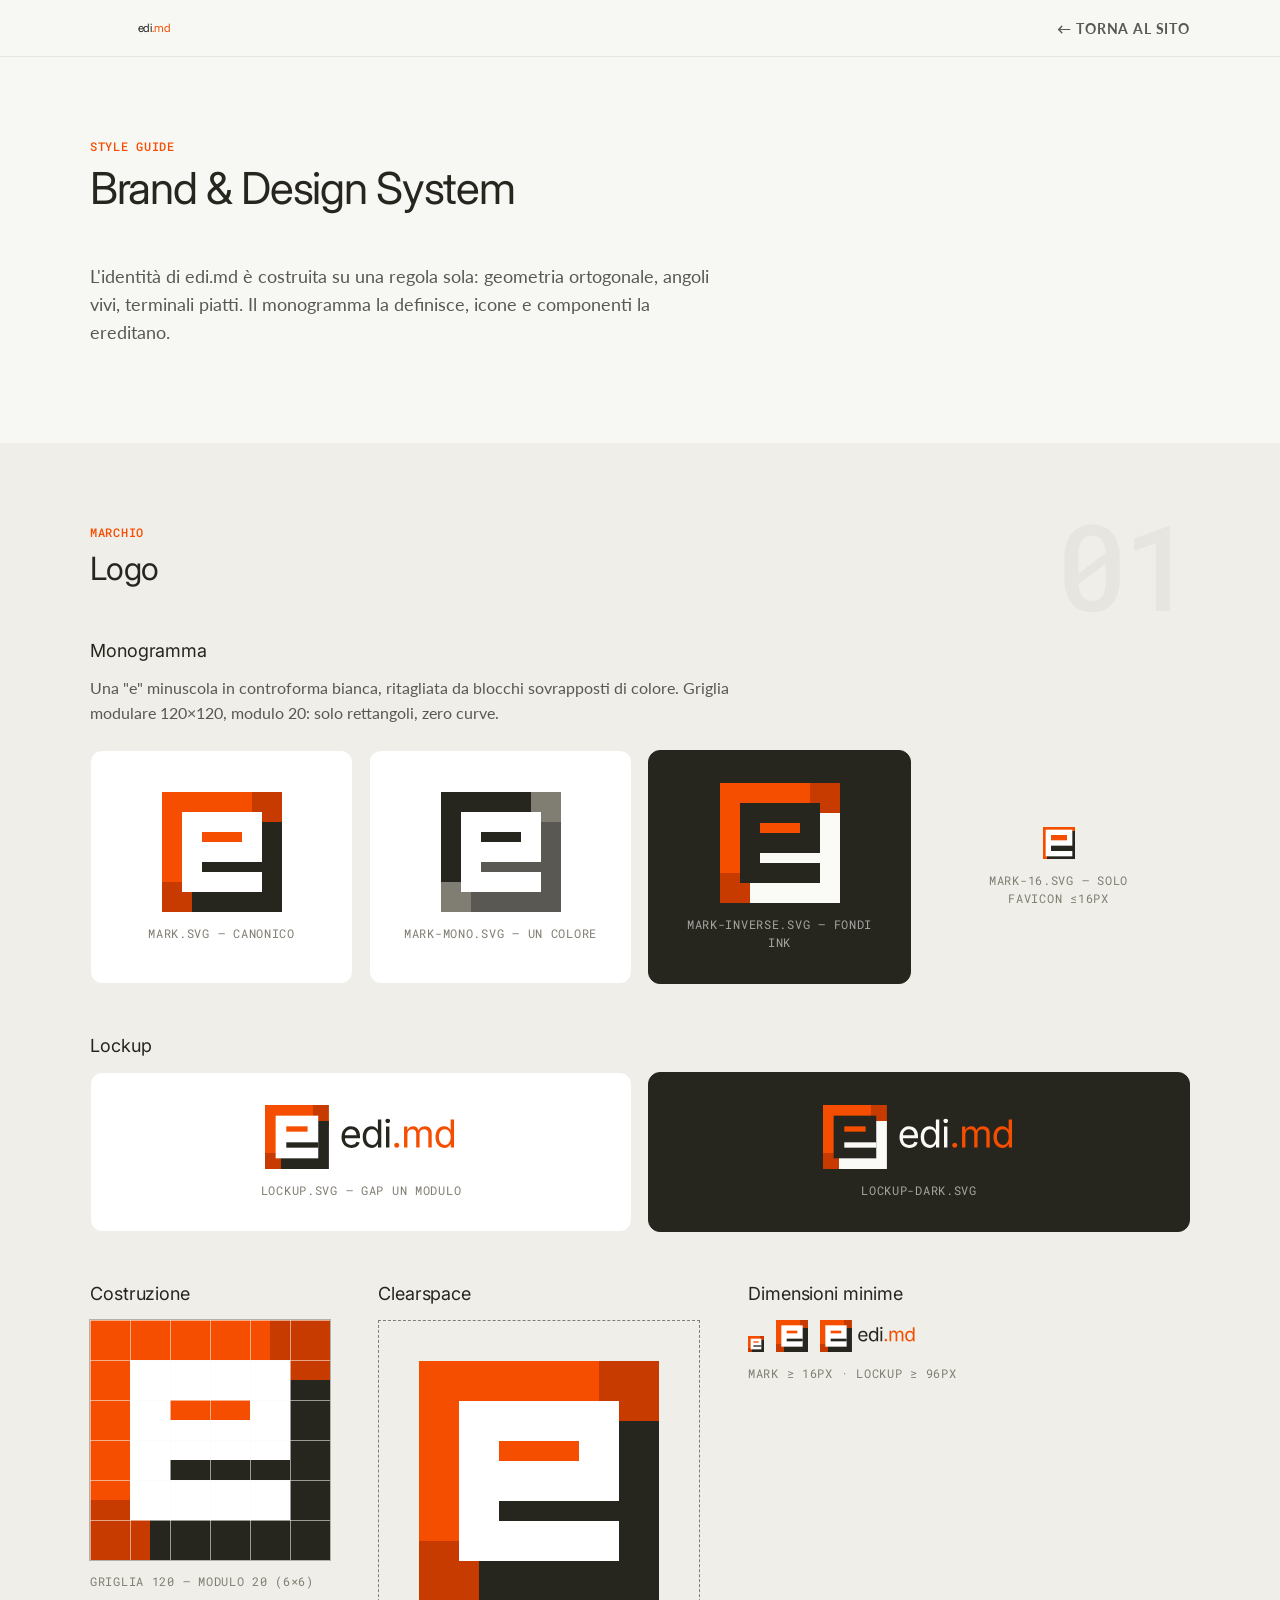
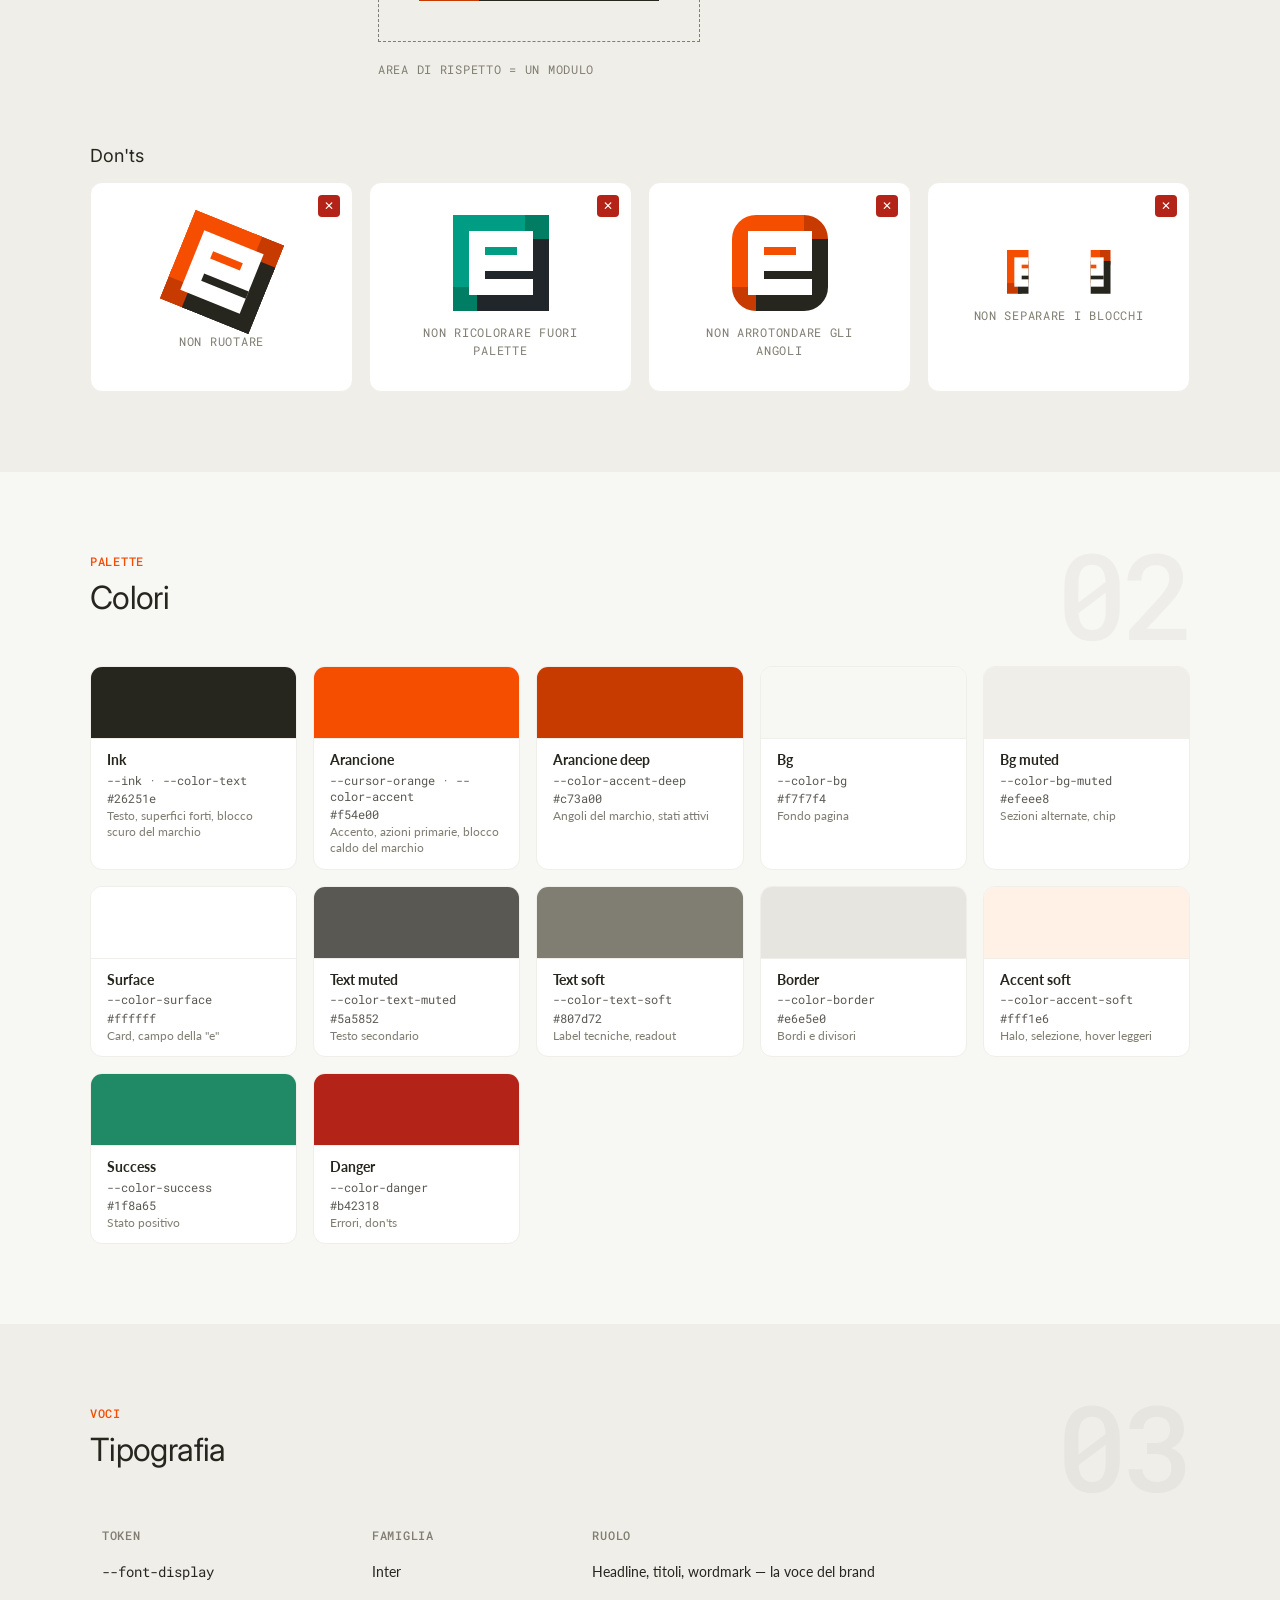
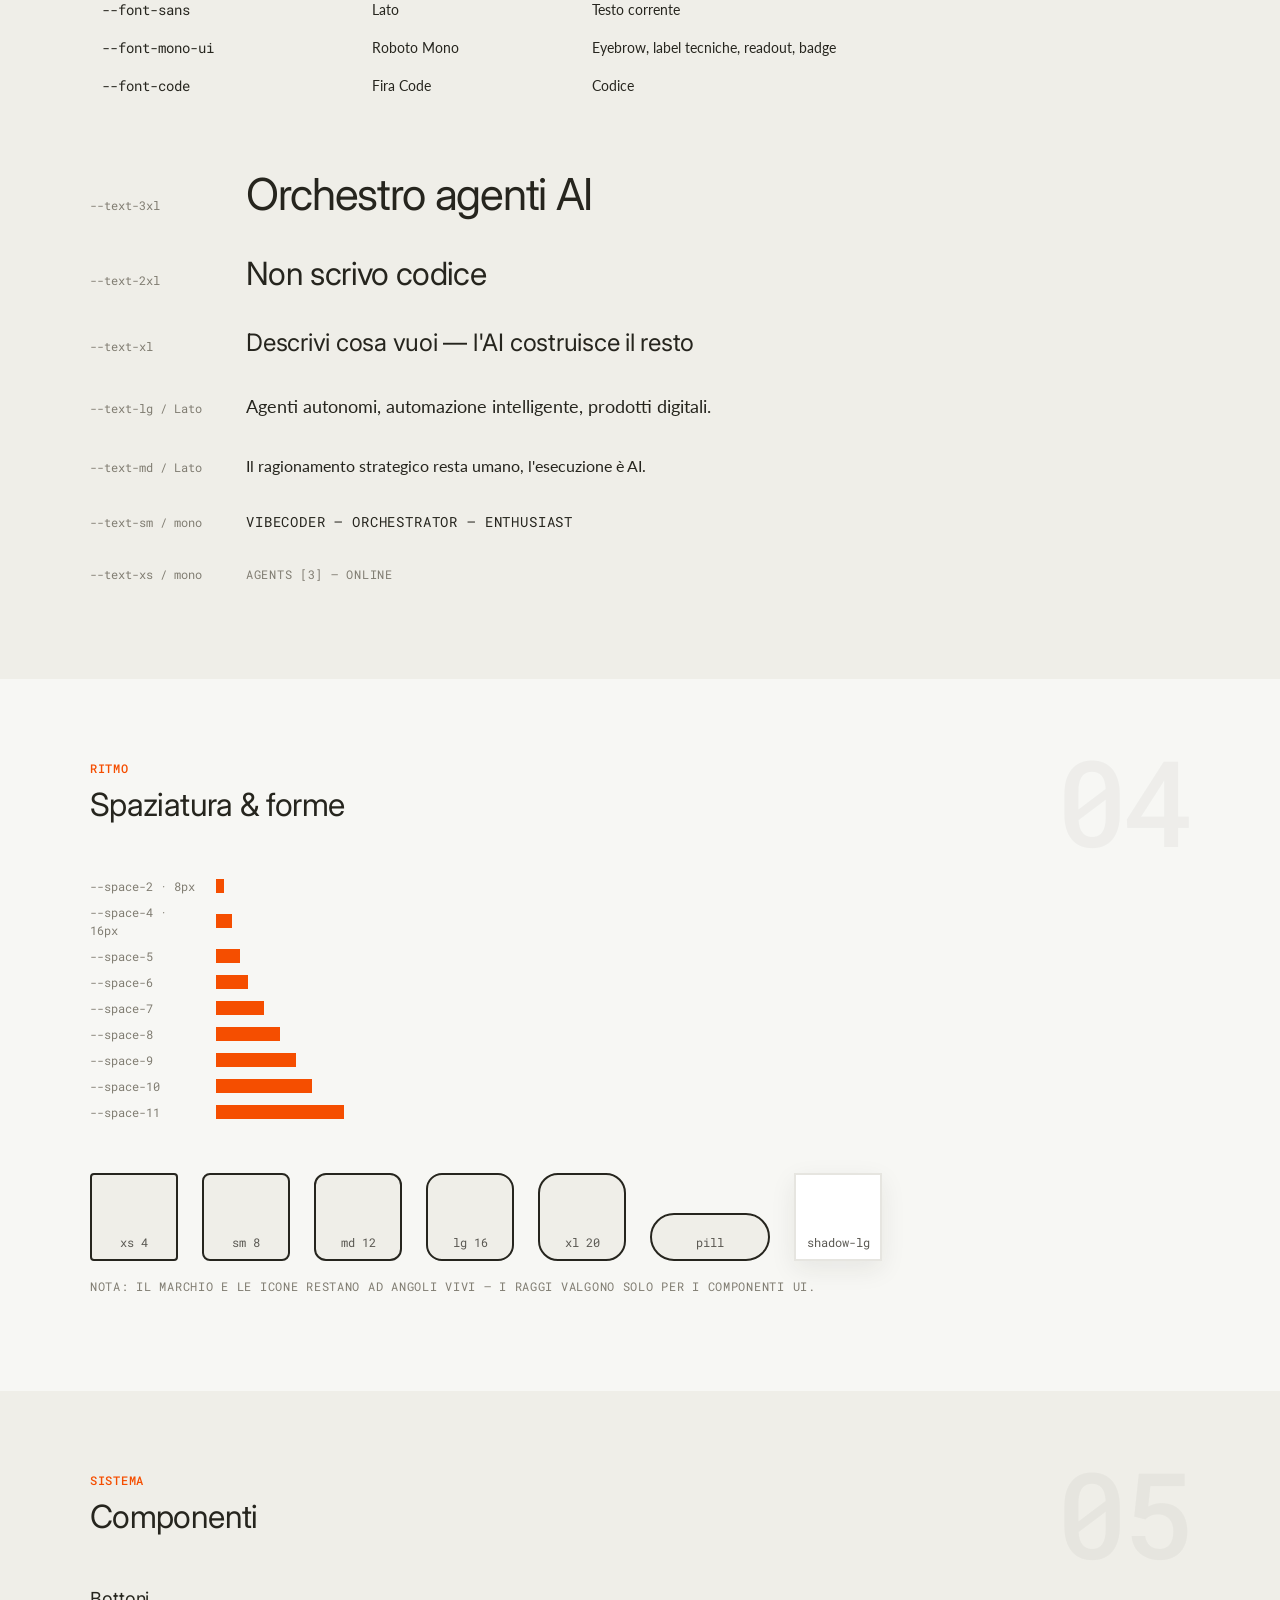
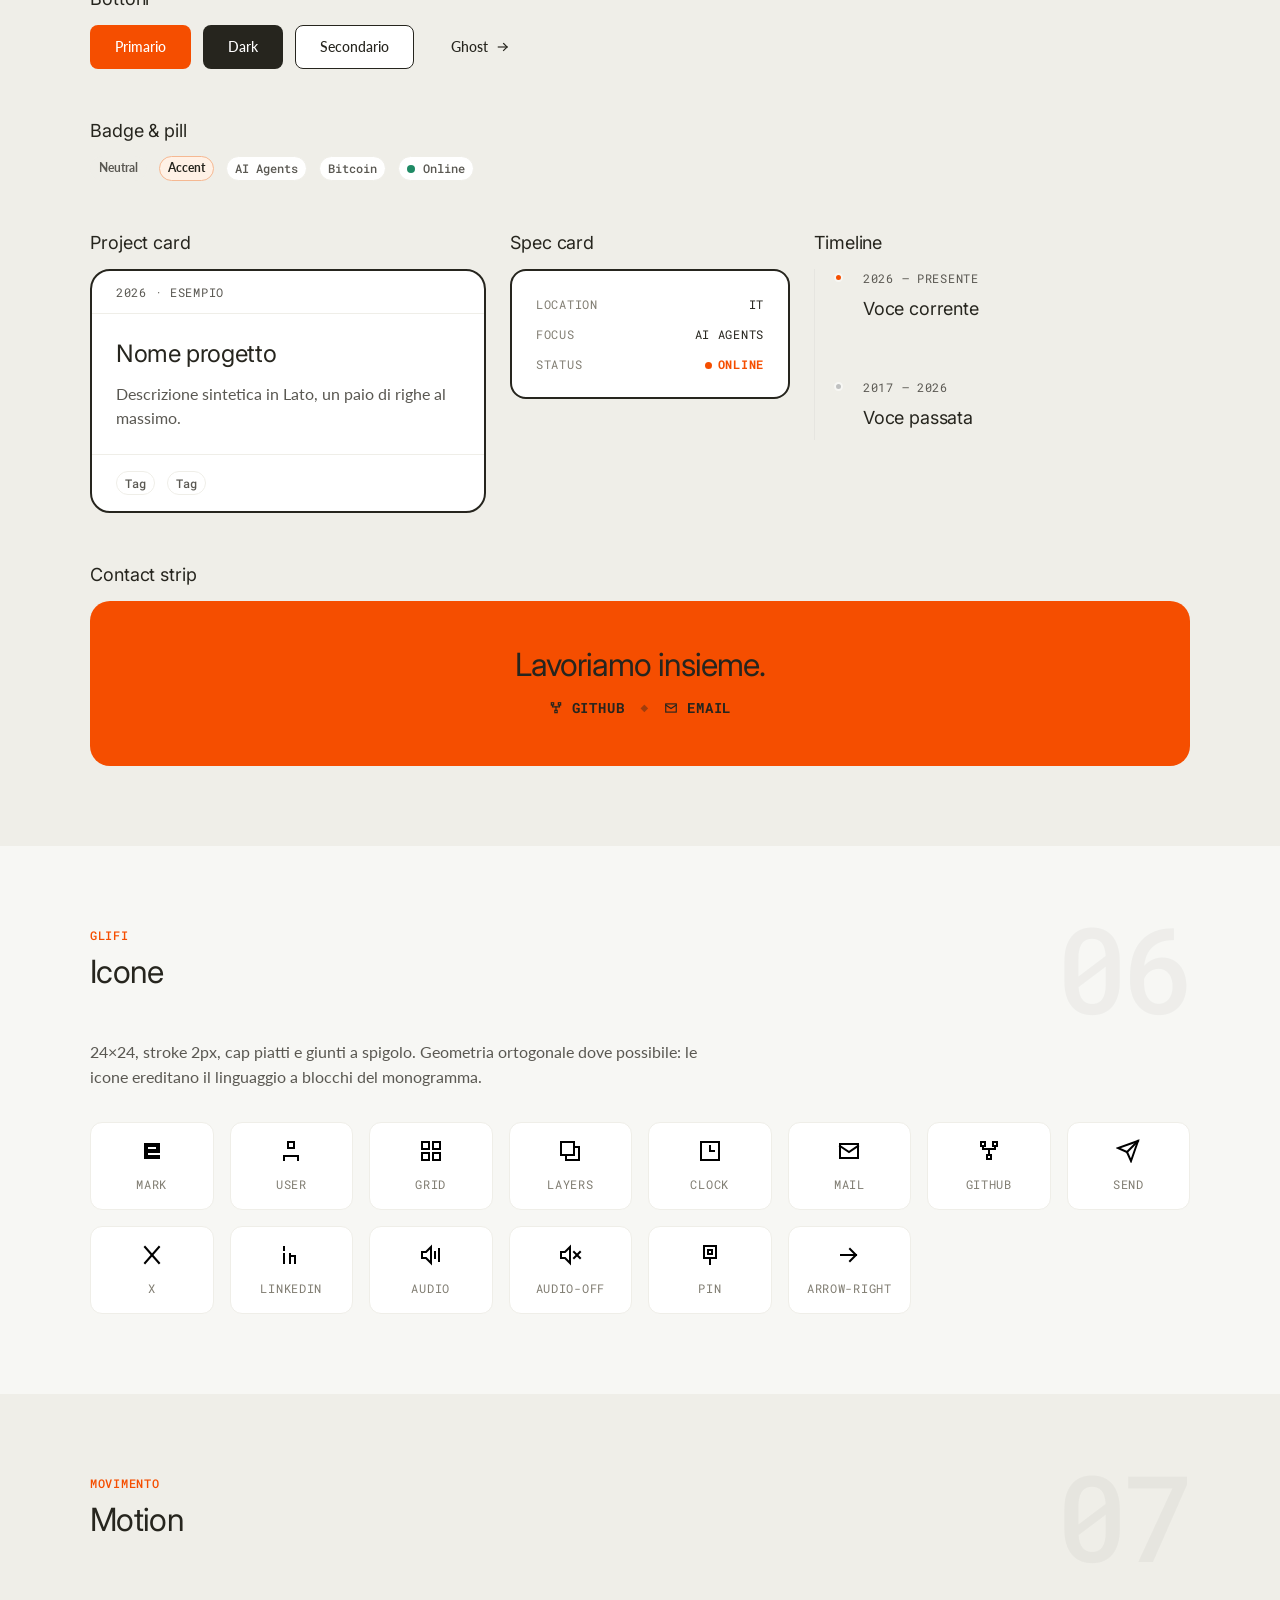
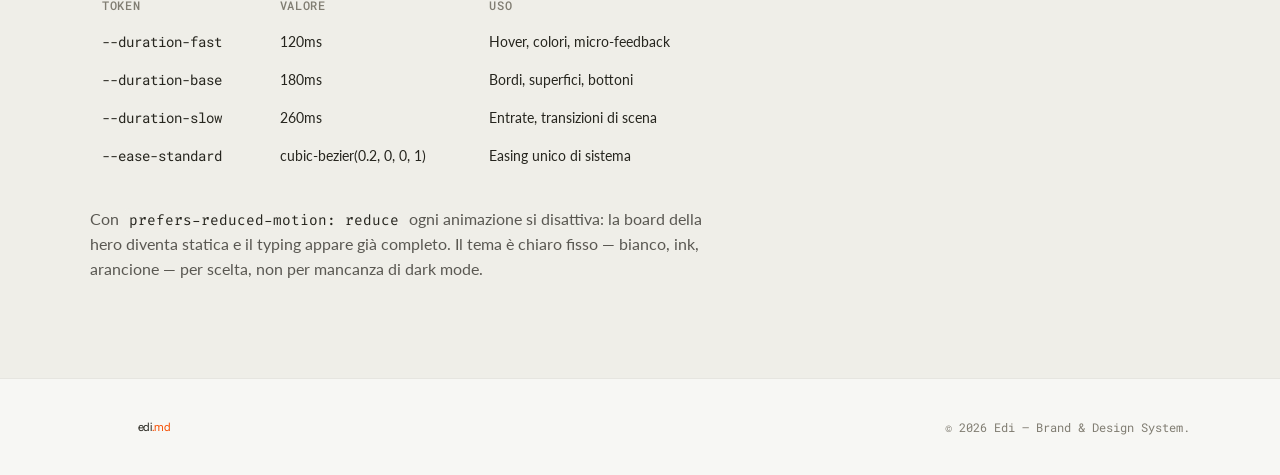
<file: brand.html>
<!DOCTYPE html>
<html lang="it">
<head>
  <meta charset="UTF-8" />
  <meta name="viewport" content="width=device-width, initial-scale=1.0" />
  <title>edi.md — Brand &amp; Design System</title>
  <meta name="description" content="Style guide del brand edi.md: logo, colori, tipografia, spaziatura, componenti, icone e motion." />
  <meta name="robots" content="noindex" />
  <link rel="icon" type="image/svg+xml" href="assets/favicon.svg" />
  <link rel="icon" type="image/png" sizes="32x32" href="assets/favicon-32.png" />
  <link rel="apple-touch-icon" href="assets/apple-touch-icon.png" />
  <meta name="theme-color" content="#26251e" />

  <link rel="preconnect" href="https://fonts.googleapis.com" />
  <link rel="preconnect" href="https://fonts.gstatic.com" crossorigin />
  <link rel="stylesheet" href="design-system.css" />
  <link rel="stylesheet" href="brand.css" />
  <style>
    /* ── Helper locali della style guide (prefisso bh-) ─────────────────── */
    .bh-lead {
      color: var(--color-text-muted);
      font-size: var(--text-lg);
      line-height: var(--leading-lg);
      max-width: 640px;
    }

    .bh-tiles {
      display: grid;
      gap: var(--space-4);
      grid-template-columns: repeat(auto-fit, minmax(180px, 1fr));
    }

    .bh-tile {
      display: grid;
      gap: var(--space-3);
      justify-items: center;
      align-content: center;
      border: var(--border-muted);
      border-radius: var(--radius-md);
      background: var(--color-surface);
      padding: var(--space-6);
    }

    .bh-tile--ink {
      background: var(--ink);
      border-color: var(--ink);
    }

    .bh-tile--muted {
      background: var(--color-bg-muted);
    }

    .bh-tile__label {
      font-family: var(--font-mono-ui);
      font-size: var(--text-xs);
      letter-spacing: var(--tracking-wide);
      text-transform: uppercase;
      color: var(--color-text-soft);
      text-align: center;
    }

    .bh-tile--ink .bh-tile__label {
      color: rgb(250 250 247 / 0.6);
    }

    /* Costruzione: griglia modulare 120/20 in overlay */
    .bh-construction {
      position: relative;
      width: 240px;
    }

    .bh-construction img {
      width: 100%;
      display: block;
    }

    .bh-construction::after {
      content: "";
      position: absolute;
      inset: 0;
      pointer-events: none;
      background-image:
        repeating-linear-gradient(to right, rgb(250 250 247 / 0.55) 0 1px, transparent 1px calc(100% / 6)),
        repeating-linear-gradient(to bottom, rgb(250 250 247 / 0.55) 0 1px, transparent 1px calc(100% / 6));
      outline: 1px solid rgb(38 37 30 / 0.3);
    }

    /* Clearspace = un modulo (1/6 del lato) */
    .bh-clearspace {
      display: inline-block;
      border: 1px dashed var(--color-text-soft);
      padding: 40px; /* un modulo alla scala 240px */
    }

    .bh-clearspace img {
      width: 240px;
      display: block;
    }

    .bh-dont {
      position: relative;
    }

    .bh-dont::before {
      content: "✕";
      position: absolute;
      top: var(--space-3);
      right: var(--space-3);
      z-index: 1;
      width: 22px;
      height: 22px;
      display: grid;
      place-items: center;
      background: var(--color-danger);
      color: var(--white);
      font-size: 12px;
      font-weight: 700;
      border-radius: var(--radius-xs);
    }

    /* ── Colori ──────────────────────────────────────────────────────────── */
    .bh-swatches {
      display: grid;
      gap: var(--space-4);
      grid-template-columns: repeat(auto-fill, minmax(200px, 1fr));
    }

    .bh-swatch {
      border: var(--border-muted);
      border-radius: var(--radius-md);
      background: var(--color-surface);
      overflow: hidden;
    }

    .bh-swatch__chip {
      height: 72px;
      border-bottom: var(--border-muted);
    }

    .bh-swatch__meta {
      display: grid;
      gap: 2px;
      padding: var(--space-3) var(--space-4);
      font-size: var(--text-xs);
      line-height: var(--leading-xs);
    }

    .bh-swatch__name {
      font-weight: 700;
      font-size: var(--text-sm);
    }

    .bh-swatch__var {
      font-family: var(--font-mono-ui);
      color: var(--color-text-muted);
    }

    .bh-swatch__role {
      color: var(--color-text-soft);
    }

    /* ── Tipografia ─────────────────────────────────────────────────────── */
    .bh-type-row {
      display: grid;
      grid-template-columns: 140px minmax(0, 1fr);
      align-items: baseline;
      gap: var(--space-4);
      border-bottom: var(--border-muted);
      padding-block: var(--space-4);
    }

    .bh-type-row:last-child {
      border-bottom: 0;
    }

    .bh-type-meta {
      font-family: var(--font-mono-ui);
      font-size: var(--text-xs);
      color: var(--color-text-soft);
    }

    /* ── Spaziatura & forme ─────────────────────────────────────────────── */
    .bh-space-row {
      display: grid;
      grid-template-columns: 110px minmax(0, 1fr);
      align-items: center;
      gap: var(--space-4);
      padding-block: var(--space-1);
    }

    .bh-space-bar {
      height: 14px;
      background: var(--color-accent);
    }

    .bh-shape-row {
      display: flex;
      flex-wrap: wrap;
      gap: var(--space-5);
      align-items: flex-end;
    }

    .bh-radius-tile {
      width: 88px;
      height: 88px;
      display: grid;
      place-items: end center;
      padding-bottom: var(--space-2);
      background: var(--color-bg-muted);
      border: 2px solid var(--ink);
      font-family: var(--font-mono-ui);
      font-size: var(--text-xs);
      color: var(--color-text-muted);
    }

    /* ── Icone ──────────────────────────────────────────────────────────── */
    .bh-icons {
      display: grid;
      gap: var(--space-4);
      grid-template-columns: repeat(auto-fill, minmax(110px, 1fr));
    }

    .bh-icon-cell {
      display: grid;
      gap: var(--space-3);
      justify-items: center;
      border: var(--border-muted);
      border-radius: var(--radius-md);
      background: var(--color-surface);
      padding: var(--space-4);
    }

    .bh-icon-cell img {
      width: 24px;
      height: 24px;
    }

    /* ── Tabelle spec ───────────────────────────────────────────────────── */
    .bh-spec {
      width: 100%;
      border-collapse: collapse;
      font-size: var(--text-sm);
    }

    .bh-spec th,
    .bh-spec td {
      border-bottom: var(--border-muted);
      padding: var(--space-2) var(--space-3);
      text-align: left;
    }

    .bh-spec th {
      font-family: var(--font-mono-ui);
      font-size: var(--text-xs);
      letter-spacing: var(--tracking-wide);
      text-transform: uppercase;
      color: var(--color-text-soft);
      font-weight: 500;
    }

    .bh-spec td:first-child {
      font-family: var(--font-mono-ui);
      white-space: nowrap;
    }

    /* Demo contact strip compatta */
    .bh-strip-demo {
      margin-block: 0;
      width: 100%;
      padding-block: var(--space-7);
    }

    @media (max-width: 820px) {
      .bh-type-row,
      .bh-space-row {
        grid-template-columns: 1fr;
        gap: var(--space-1);
      }
    }
  </style>
</head>
<body>

  <!-- Nav -->
  <nav class="site-nav" aria-label="Navigazione principale">
    <div class="site-nav__inner">
      <a href="index.html" class="brand-wordmark" aria-label="edi.md — home">
        <svg viewBox="0 0 800 200" fill="none" aria-hidden="true">
          <text x="385" y="126" font-family="'Inter', system-ui, 'Helvetica Neue', sans-serif" font-size="72" font-weight="400" letter-spacing="-2.16" fill="#26251e" text-anchor="end">edi</text>
          <text x="385" y="126" font-family="'Inter', system-ui, 'Helvetica Neue', sans-serif" font-size="72" font-weight="400" letter-spacing="-2.16" fill="#f54e00" text-anchor="start">.md</text>
        </svg>
      </a>
      <ul class="site-nav__links">
        <li><a href="index.html" class="site-nav__link">← Torna al sito</a></li>
      </ul>
    </div>
  </nav>

  <!-- Intro -->
  <section class="section" aria-labelledby="brand-title">
    <div class="section__inner">
      <div class="section__header">
        <p class="section__eyebrow">Style guide</p>
        <h1 class="section__title" id="brand-title" style="font-size: var(--text-3xl); line-height: var(--leading-3xl); letter-spacing: -0.03em;">Brand &amp; Design System</h1>
      </div>
      <p class="bh-lead">
        L'identità di edi.md è costruita su una regola sola: geometria ortogonale, angoli vivi,
        terminali piatti. Il monogramma la definisce, icone e componenti la ereditano.
      </p>
    </div>
  </section>

  <!-- 01 Logo -->
  <section class="section section--alt" id="logo" aria-labelledby="logo-title">
    <div class="section__inner">
      <div class="section__header">
        <span class="section__number" aria-hidden="true">01</span>
        <p class="section__eyebrow">Marchio</p>
        <h2 class="section__title" id="logo-title">Logo</h2>
      </div>

      <div class="ds-stack" style="gap: var(--space-7);">
        <div>
          <h3 class="ds-heading-4">Monogramma</h3>
          <p class="bh-lead" style="font-size: var(--text-md); margin-bottom: var(--space-5);">
            Una "e" minuscola in controforma bianca, ritagliata da blocchi sovrapposti di colore.
            Griglia modulare 120×120, modulo 20: solo rettangoli, zero curve.
          </p>
          <div class="bh-tiles">
            <div class="bh-tile">
              <img src="assets/brand/mark.svg" width="120" height="120" alt="Monogramma canonico">
              <span class="bh-tile__label">mark.svg — canonico</span>
            </div>
            <div class="bh-tile">
              <img src="assets/brand/mark-mono.svg" width="120" height="120" alt="Monogramma monocromo">
              <span class="bh-tile__label">mark-mono.svg — un colore</span>
            </div>
            <div class="bh-tile bh-tile--ink">
              <img src="assets/brand/mark-inverse.svg" width="120" height="120" alt="Monogramma per fondi scuri">
              <span class="bh-tile__label">mark-inverse.svg — fondi ink</span>
            </div>
            <div class="bh-tile bh-tile--muted">
              <img src="assets/brand/mark-16.svg" width="32" height="32" alt="Variante favicon" style="image-rendering: pixelated;">
              <span class="bh-tile__label">mark-16.svg — solo favicon ≤16px</span>
            </div>
          </div>
        </div>

        <div>
          <h3 class="ds-heading-4">Lockup</h3>
          <div class="bh-tiles" style="grid-template-columns: repeat(auto-fit, minmax(280px, 1fr));">
            <div class="bh-tile">
              <img src="assets/brand/lockup.svg" style="height: 64px; width: auto;" alt="Lockup su fondo chiaro">
              <span class="bh-tile__label">lockup.svg — gap un modulo</span>
            </div>
            <div class="bh-tile bh-tile--ink">
              <img src="assets/brand/lockup-dark.svg" style="height: 64px; width: auto;" alt="Lockup su fondo scuro">
              <span class="bh-tile__label">lockup-dark.svg</span>
            </div>
          </div>
        </div>

        <div class="ds-cluster" style="align-items: flex-start; gap: var(--space-7);">
          <div>
            <h3 class="ds-heading-4">Costruzione</h3>
            <div class="bh-construction">
              <img src="assets/brand/mark.svg" alt="Monogramma con griglia modulare in overlay">
            </div>
            <p class="bh-tile__label" style="margin-top: var(--space-3); text-align: left;">Griglia 120 — modulo 20 (6×6)</p>
          </div>
          <div>
            <h3 class="ds-heading-4">Clearspace</h3>
            <div class="bh-clearspace">
              <img src="assets/brand/mark.svg" alt="Monogramma con area di rispetto">
            </div>
            <p class="bh-tile__label" style="margin-top: var(--space-3); text-align: left;">Area di rispetto = un modulo</p>
          </div>
          <div>
            <h3 class="ds-heading-4">Dimensioni minime</h3>
            <div class="ds-cluster" style="align-items: flex-end;">
              <img src="assets/brand/mark.svg" width="16" height="16" alt="">
              <img src="assets/brand/mark.svg" width="32" height="32" alt="">
              <img src="assets/brand/lockup.svg" style="height: 32px; width: auto;" alt="">
            </div>
            <p class="bh-tile__label" style="margin-top: var(--space-3); text-align: left;">mark ≥ 16px · lockup ≥ 96px</p>
          </div>
        </div>

        <div>
          <h3 class="ds-heading-4">Don'ts</h3>
          <div class="bh-tiles">
            <div class="bh-tile bh-dont">
              <img src="assets/brand/mark.svg" width="96" height="96" style="transform: rotate(22deg);" alt="">
              <span class="bh-tile__label">Non ruotare</span>
            </div>
            <div class="bh-tile bh-dont">
              <img src="assets/brand/mark.svg" width="96" height="96" style="filter: hue-rotate(150deg);" alt="">
              <span class="bh-tile__label">Non ricolorare fuori palette</span>
            </div>
            <div class="bh-tile bh-dont">
              <img src="assets/brand/mark.svg" width="96" height="96" style="border-radius: 24px;" alt="">
              <span class="bh-tile__label">Non arrotondare gli angoli</span>
            </div>
            <div class="bh-tile bh-dont">
              <div class="ds-cluster" style="gap: var(--space-4);">
                <img src="assets/brand/mark.svg" width="44" height="44" style="clip-path: inset(0 50% 0 0);" alt="">
                <img src="assets/brand/mark.svg" width="44" height="44" style="clip-path: inset(0 0 0 55%);" alt="">
              </div>
              <span class="bh-tile__label">Non separare i blocchi</span>
            </div>
          </div>
        </div>
      </div>
    </div>
  </section>

  <!-- 02 Colori -->
  <section class="section" id="colori" aria-labelledby="colori-title">
    <div class="section__inner">
      <div class="section__header">
        <span class="section__number" aria-hidden="true">02</span>
        <p class="section__eyebrow">Palette</p>
        <h2 class="section__title" id="colori-title">Colori</h2>
      </div>
      <div class="bh-swatches">
        <div class="bh-swatch"><div class="bh-swatch__chip" style="background: #26251e;"></div><div class="bh-swatch__meta"><span class="bh-swatch__name">Ink</span><span class="bh-swatch__var">--ink · --color-text</span><span class="bh-swatch__var">#26251e</span><span class="bh-swatch__role">Testo, superfici forti, blocco scuro del marchio</span></div></div>
        <div class="bh-swatch"><div class="bh-swatch__chip" style="background: #f54e00;"></div><div class="bh-swatch__meta"><span class="bh-swatch__name">Arancione</span><span class="bh-swatch__var">--cursor-orange · --color-accent</span><span class="bh-swatch__var">#f54e00</span><span class="bh-swatch__role">Accento, azioni primarie, blocco caldo del marchio</span></div></div>
        <div class="bh-swatch"><div class="bh-swatch__chip" style="background: #c73a00;"></div><div class="bh-swatch__meta"><span class="bh-swatch__name">Arancione deep</span><span class="bh-swatch__var">--color-accent-deep</span><span class="bh-swatch__var">#c73a00</span><span class="bh-swatch__role">Angoli del marchio, stati attivi</span></div></div>
        <div class="bh-swatch"><div class="bh-swatch__chip" style="background: #f7f7f4;"></div><div class="bh-swatch__meta"><span class="bh-swatch__name">Bg</span><span class="bh-swatch__var">--color-bg</span><span class="bh-swatch__var">#f7f7f4</span><span class="bh-swatch__role">Fondo pagina</span></div></div>
        <div class="bh-swatch"><div class="bh-swatch__chip" style="background: #efeee8;"></div><div class="bh-swatch__meta"><span class="bh-swatch__name">Bg muted</span><span class="bh-swatch__var">--color-bg-muted</span><span class="bh-swatch__var">#efeee8</span><span class="bh-swatch__role">Sezioni alternate, chip</span></div></div>
        <div class="bh-swatch"><div class="bh-swatch__chip" style="background: #ffffff; border-bottom: var(--border-muted);"></div><div class="bh-swatch__meta"><span class="bh-swatch__name">Surface</span><span class="bh-swatch__var">--color-surface</span><span class="bh-swatch__var">#ffffff</span><span class="bh-swatch__role">Card, campo della "e"</span></div></div>
        <div class="bh-swatch"><div class="bh-swatch__chip" style="background: #5a5852;"></div><div class="bh-swatch__meta"><span class="bh-swatch__name">Text muted</span><span class="bh-swatch__var">--color-text-muted</span><span class="bh-swatch__var">#5a5852</span><span class="bh-swatch__role">Testo secondario</span></div></div>
        <div class="bh-swatch"><div class="bh-swatch__chip" style="background: #807d72;"></div><div class="bh-swatch__meta"><span class="bh-swatch__name">Text soft</span><span class="bh-swatch__var">--color-text-soft</span><span class="bh-swatch__var">#807d72</span><span class="bh-swatch__role">Label tecniche, readout</span></div></div>
        <div class="bh-swatch"><div class="bh-swatch__chip" style="background: #e6e5e0;"></div><div class="bh-swatch__meta"><span class="bh-swatch__name">Border</span><span class="bh-swatch__var">--color-border</span><span class="bh-swatch__var">#e6e5e0</span><span class="bh-swatch__role">Bordi e divisori</span></div></div>
        <div class="bh-swatch"><div class="bh-swatch__chip" style="background: #fff1e6;"></div><div class="bh-swatch__meta"><span class="bh-swatch__name">Accent soft</span><span class="bh-swatch__var">--color-accent-soft</span><span class="bh-swatch__var">#fff1e6</span><span class="bh-swatch__role">Halo, selezione, hover leggeri</span></div></div>
        <div class="bh-swatch"><div class="bh-swatch__chip" style="background: #1f8a65;"></div><div class="bh-swatch__meta"><span class="bh-swatch__name">Success</span><span class="bh-swatch__var">--color-success</span><span class="bh-swatch__var">#1f8a65</span><span class="bh-swatch__role">Stato positivo</span></div></div>
        <div class="bh-swatch"><div class="bh-swatch__chip" style="background: #b42318;"></div><div class="bh-swatch__meta"><span class="bh-swatch__name">Danger</span><span class="bh-swatch__var">--color-danger</span><span class="bh-swatch__var">#b42318</span><span class="bh-swatch__role">Errori, don'ts</span></div></div>
      </div>
    </div>
  </section>

  <!-- 03 Tipografia -->
  <section class="section section--alt" id="tipografia" aria-labelledby="tipo-title">
    <div class="section__inner">
      <div class="section__header">
        <span class="section__number" aria-hidden="true">03</span>
        <p class="section__eyebrow">Voci</p>
        <h2 class="section__title" id="tipo-title">Tipografia</h2>
      </div>

      <table class="bh-spec" style="margin-bottom: var(--space-7);">
        <thead><tr><th>Token</th><th>Famiglia</th><th>Ruolo</th></tr></thead>
        <tbody>
          <tr><td>--font-display</td><td>Inter</td><td>Headline, titoli, wordmark — la voce del brand</td></tr>
          <tr><td>--font-sans</td><td>Lato</td><td>Testo corrente</td></tr>
          <tr><td>--font-mono-ui</td><td>Roboto Mono</td><td>Eyebrow, label tecniche, readout, badge</td></tr>
          <tr><td>--font-code</td><td>Fira Code</td><td>Codice</td></tr>
        </tbody>
      </table>

      <div>
        <div class="bh-type-row">
          <span class="bh-type-meta">--text-3xl</span>
          <span style="font-family: var(--font-display); font-size: var(--text-3xl); letter-spacing: -0.03em; line-height: var(--leading-3xl);">Orchestro agenti AI</span>
        </div>
        <div class="bh-type-row">
          <span class="bh-type-meta">--text-2xl</span>
          <span style="font-family: var(--font-display); font-size: var(--text-2xl); letter-spacing: -0.02em; line-height: var(--leading-2xl);">Non scrivo codice</span>
        </div>
        <div class="bh-type-row">
          <span class="bh-type-meta">--text-xl</span>
          <span style="font-family: var(--font-display); font-size: var(--text-xl); letter-spacing: -0.01em; line-height: var(--leading-xl);">Descrivi cosa vuoi — l'AI costruisce il resto</span>
        </div>
        <div class="bh-type-row">
          <span class="bh-type-meta">--text-lg / Lato</span>
          <span style="font-size: var(--text-lg); line-height: var(--leading-lg);">Agenti autonomi, automazione intelligente, prodotti digitali.</span>
        </div>
        <div class="bh-type-row">
          <span class="bh-type-meta">--text-md / Lato</span>
          <span style="font-size: var(--text-md);">Il ragionamento strategico resta umano, l'esecuzione è AI.</span>
        </div>
        <div class="bh-type-row">
          <span class="bh-type-meta">--text-sm / mono</span>
          <span style="font-family: var(--font-mono-ui); font-size: var(--text-sm); letter-spacing: var(--tracking-wide); text-transform: uppercase;">Vibecoder — Orchestrator — Enthusiast</span>
        </div>
        <div class="bh-type-row">
          <span class="bh-type-meta">--text-xs / mono</span>
          <span style="font-family: var(--font-mono-ui); font-size: var(--text-xs); letter-spacing: var(--tracking-wide); text-transform: uppercase; color: var(--color-text-soft);">Agents [3] — Online</span>
        </div>
      </div>
    </div>
  </section>

  <!-- 04 Spaziatura & forme -->
  <section class="section" id="spazio" aria-labelledby="spazio-title">
    <div class="section__inner">
      <div class="section__header">
        <span class="section__number" aria-hidden="true">04</span>
        <p class="section__eyebrow">Ritmo</p>
        <h2 class="section__title" id="spazio-title">Spaziatura &amp; forme</h2>
      </div>

      <div style="margin-bottom: var(--space-7);">
        <div class="bh-space-row"><span class="bh-type-meta">--space-2 · 8px</span><div class="bh-space-bar" style="width: 8px;"></div></div>
        <div class="bh-space-row"><span class="bh-type-meta">--space-4 · 16px</span><div class="bh-space-bar" style="width: 16px;"></div></div>
        <div class="bh-space-row"><span class="bh-type-meta">--space-5</span><div class="bh-space-bar" style="width: var(--space-5);"></div></div>
        <div class="bh-space-row"><span class="bh-type-meta">--space-6</span><div class="bh-space-bar" style="width: var(--space-6);"></div></div>
        <div class="bh-space-row"><span class="bh-type-meta">--space-7</span><div class="bh-space-bar" style="width: var(--space-7);"></div></div>
        <div class="bh-space-row"><span class="bh-type-meta">--space-8</span><div class="bh-space-bar" style="width: var(--space-8);"></div></div>
        <div class="bh-space-row"><span class="bh-type-meta">--space-9</span><div class="bh-space-bar" style="width: var(--space-9);"></div></div>
        <div class="bh-space-row"><span class="bh-type-meta">--space-10</span><div class="bh-space-bar" style="width: var(--space-10);"></div></div>
        <div class="bh-space-row"><span class="bh-type-meta">--space-11</span><div class="bh-space-bar" style="width: var(--space-11);"></div></div>
      </div>

      <div class="bh-shape-row">
        <div class="bh-radius-tile" style="border-radius: var(--radius-xs);">xs 4</div>
        <div class="bh-radius-tile" style="border-radius: var(--radius-sm);">sm 8</div>
        <div class="bh-radius-tile" style="border-radius: var(--radius-md);">md 12</div>
        <div class="bh-radius-tile" style="border-radius: var(--radius-lg);">lg 16</div>
        <div class="bh-radius-tile" style="border-radius: var(--radius-xl);">xl 20</div>
        <div class="bh-radius-tile" style="border-radius: var(--radius-pill); width: 120px; height: 48px;">pill</div>
        <div class="bh-radius-tile" style="box-shadow: var(--shadow-lg); background: var(--color-surface); border-color: var(--color-border);">shadow-lg</div>
      </div>
      <p class="bh-tile__label" style="margin-top: var(--space-4); text-align: left;">
        Nota: il marchio e le icone restano ad angoli vivi — i raggi valgono solo per i componenti UI.
      </p>
    </div>
  </section>

  <!-- 05 Componenti -->
  <section class="section section--alt" id="componenti" aria-labelledby="comp-title">
    <div class="section__inner">
      <div class="section__header">
        <span class="section__number" aria-hidden="true">05</span>
        <p class="section__eyebrow">Sistema</p>
        <h2 class="section__title" id="comp-title">Componenti</h2>
      </div>

      <div class="ds-stack" style="gap: var(--space-7);">
        <div>
          <h3 class="ds-heading-4">Bottoni</h3>
          <div class="ds-cluster">
            <a href="#" class="ds-button ds-button--primary" onclick="return false;">Primario</a>
            <a href="#" class="ds-button ds-button--dark" onclick="return false;">Dark</a>
            <a href="#" class="ds-button ds-button--secondary" onclick="return false;">Secondario</a>
            <a href="#" class="ds-button ds-button--ghost" onclick="return false;">Ghost <svg class="icon" viewBox="0 0 24 24" fill="none" stroke="currentColor" stroke-width="2" stroke-linecap="square" stroke-linejoin="miter" aria-hidden="true"><path d="M4 12h15"/><path d="M13 6l6 6-6 6"/></svg></a>
          </div>
        </div>

        <div>
          <h3 class="ds-heading-4">Badge &amp; pill</h3>
          <div class="ds-cluster">
            <span class="ds-badge ds-badge--neutral">Neutral</span>
            <span class="ds-badge ds-badge--accent">Accent</span>
            <span class="ds-badge ds-badge--technical">AI Agents</span>
            <span class="ds-badge ds-badge--technical">Bitcoin</span>
            <span class="ds-badge ds-badge--technical"><span class="ds-status-dot ds-status-dot--success" style="margin-right: 4px;"></span>Online</span>
          </div>
        </div>

        <div class="ds-cluster" style="align-items: stretch; gap: var(--space-5);">
          <div style="flex: 1 1 320px; min-width: 280px;">
            <h3 class="ds-heading-4">Project card</h3>
            <article class="ds-project-card">
              <div class="ds-project-card__meta">2026 · Esempio</div>
              <div class="ds-project-card__body">
                <h4 class="ds-project-card__title">Nome progetto</h4>
                <p class="ds-project-card__desc">Descrizione sintetica in Lato, un paio di righe al massimo.</p>
              </div>
              <div class="ds-project-card__footer">
                <div class="ds-cluster">
                  <span class="ds-badge ds-badge--technical">Tag</span>
                  <span class="ds-badge ds-badge--technical">Tag</span>
                </div>
              </div>
            </article>
          </div>
          <div style="flex: 0 1 280px; min-width: 240px;">
            <h3 class="ds-heading-4">Spec card</h3>
            <div class="spec-card">
              <p class="spec-card__row"><span>Location</span>IT</p>
              <p class="spec-card__row"><span>Focus</span>AI Agents</p>
              <p class="spec-card__row"><span>Status</span><b class="spec-card__status"><span class="spec-card__dot"></span>Online</b></p>
            </div>
          </div>
          <div style="flex: 1 1 300px; min-width: 260px;">
            <h3 class="ds-heading-4">Timeline</h3>
            <ul class="ds-timeline">
              <li class="ds-timeline__item ds-timeline__item--current">
                <div class="ds-timeline__dot"></div>
                <p class="ds-timeline__date">2026 — presente</p>
                <h4 class="ds-timeline__title">Voce corrente</h4>
              </li>
              <li class="ds-timeline__item">
                <div class="ds-timeline__dot"></div>
                <p class="ds-timeline__date">2017 — 2026</p>
                <h4 class="ds-timeline__title">Voce passata</h4>
              </li>
            </ul>
          </div>
        </div>

        <div>
          <h3 class="ds-heading-4">Contact strip</h3>
          <section class="ds-contact-strip bh-strip-demo" aria-label="Demo contact strip">
            <div class="ds-contact-strip__inner">
              <h4 class="ds-contact-strip__heading" style="font-size: var(--text-2xl);">Lavoriamo insieme.</h4>
              <div class="ds-contact-strip__links">
                <a href="#" class="ds-contact-strip__link" onclick="return false;"><svg class="icon" viewBox="0 0 24 24" fill="none" stroke="currentColor" stroke-width="2" stroke-linecap="square" stroke-linejoin="miter" aria-hidden="true"><rect x="4" y="3" width="4" height="4"/><rect x="16" y="3" width="4" height="4"/><rect x="10" y="16" width="4" height="4"/><path d="M6 7v3h12V7"/><path d="M12 10v6"/></svg> GitHub</a>
                <span style="opacity: 0.4; font-size: 10px;">◆</span>
                <a href="#" class="ds-contact-strip__link" onclick="return false;"><svg class="icon" viewBox="0 0 24 24" fill="none" stroke="currentColor" stroke-width="2" stroke-linecap="square" stroke-linejoin="miter" aria-hidden="true"><rect x="3" y="5" width="18" height="14"/><path d="M3 7l9 6 9-6"/></svg> Email</a>
              </div>
            </div>
          </section>
        </div>
      </div>
    </div>
  </section>

  <!-- 06 Icone -->
  <section class="section" id="icone" aria-labelledby="icone-title">
    <div class="section__inner">
      <div class="section__header">
        <span class="section__number" aria-hidden="true">06</span>
        <p class="section__eyebrow">Glifi</p>
        <h2 class="section__title" id="icone-title">Icone</h2>
      </div>
      <p class="bh-lead" style="font-size: var(--text-md); margin-bottom: var(--space-6);">
        24×24, stroke 2px, cap piatti e giunti a spigolo. Geometria ortogonale dove possibile:
        le icone ereditano il linguaggio a blocchi del monogramma.
      </p>
      <div class="bh-icons">
        <div class="bh-icon-cell"><img src="assets/icons/mark.svg" alt=""><span class="bh-tile__label">mark</span></div>
        <div class="bh-icon-cell"><img src="assets/icons/user.svg" alt=""><span class="bh-tile__label">user</span></div>
        <div class="bh-icon-cell"><img src="assets/icons/grid.svg" alt=""><span class="bh-tile__label">grid</span></div>
        <div class="bh-icon-cell"><img src="assets/icons/layers.svg" alt=""><span class="bh-tile__label">layers</span></div>
        <div class="bh-icon-cell"><img src="assets/icons/clock.svg" alt=""><span class="bh-tile__label">clock</span></div>
        <div class="bh-icon-cell"><img src="assets/icons/mail.svg" alt=""><span class="bh-tile__label">mail</span></div>
        <div class="bh-icon-cell"><img src="assets/icons/github.svg" alt=""><span class="bh-tile__label">github</span></div>
        <div class="bh-icon-cell"><img src="assets/icons/send.svg" alt=""><span class="bh-tile__label">send</span></div>
        <div class="bh-icon-cell"><img src="assets/icons/x.svg" alt=""><span class="bh-tile__label">x</span></div>
        <div class="bh-icon-cell"><img src="assets/icons/linkedin.svg" alt=""><span class="bh-tile__label">linkedin</span></div>
        <div class="bh-icon-cell"><img src="assets/icons/audio.svg" alt=""><span class="bh-tile__label">audio</span></div>
        <div class="bh-icon-cell"><img src="assets/icons/audio-off.svg" alt=""><span class="bh-tile__label">audio-off</span></div>
        <div class="bh-icon-cell"><img src="assets/icons/pin.svg" alt=""><span class="bh-tile__label">pin</span></div>
        <div class="bh-icon-cell"><img src="assets/icons/arrow-right.svg" alt=""><span class="bh-tile__label">arrow-right</span></div>
      </div>
    </div>
  </section>

  <!-- 07 Motion -->
  <section class="section section--alt" id="motion" aria-labelledby="motion-title">
    <div class="section__inner">
      <div class="section__header">
        <span class="section__number" aria-hidden="true">07</span>
        <p class="section__eyebrow">Movimento</p>
        <h2 class="section__title" id="motion-title">Motion</h2>
      </div>
      <table class="bh-spec" style="max-width: 640px; margin-bottom: var(--space-6);">
        <thead><tr><th>Token</th><th>Valore</th><th>Uso</th></tr></thead>
        <tbody>
          <tr><td>--duration-fast</td><td>120ms</td><td>Hover, colori, micro-feedback</td></tr>
          <tr><td>--duration-base</td><td>180ms</td><td>Bordi, superfici, bottoni</td></tr>
          <tr><td>--duration-slow</td><td>260ms</td><td>Entrate, transizioni di scena</td></tr>
          <tr><td>--ease-standard</td><td>cubic-bezier(0.2, 0, 0, 1)</td><td>Easing unico di sistema</td></tr>
        </tbody>
      </table>
      <p class="bh-lead" style="font-size: var(--text-md);">
        Con <code>prefers-reduced-motion: reduce</code> ogni animazione si disattiva:
        la board della hero diventa statica e il typing appare già completo.
        Il tema è chiaro fisso — bianco, ink, arancione — per scelta, non per mancanza di dark mode.
      </p>
    </div>
  </section>

  <!-- Footer -->
  <footer class="site-footer">
    <div class="site-footer__inner">
      <a href="index.html" class="brand-wordmark" aria-label="edi.md — home">
        <svg viewBox="0 0 800 200" fill="none" aria-hidden="true">
          <text x="385" y="126" font-family="'Inter', system-ui, 'Helvetica Neue', sans-serif" font-size="72" font-weight="400" letter-spacing="-2.16" fill="#26251e" text-anchor="end">edi</text>
          <text x="385" y="126" font-family="'Inter', system-ui, 'Helvetica Neue', sans-serif" font-size="72" font-weight="400" letter-spacing="-2.16" fill="#f54e00" text-anchor="start">.md</text>
        </svg>
      </a>
      <p class="site-footer__copy">© 2026 Edi — Brand &amp; Design System.</p>
    </div>
  </footer>

</body>
</html>
</file>
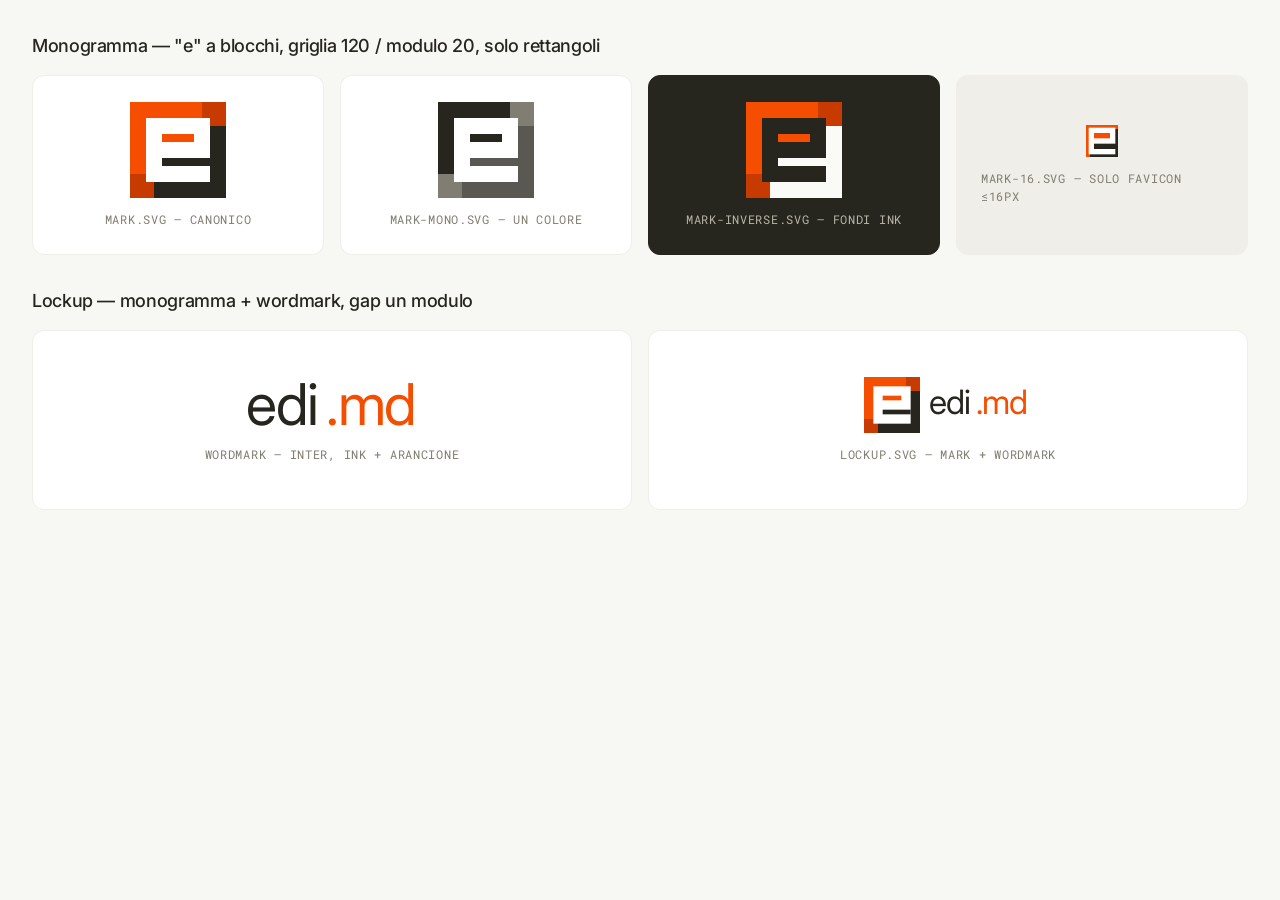
<file: design-sync/brand-logo.html>
<!-- @dsCard group="Brand" name="Logo — monogramma e lockup" -->
<!DOCTYPE html>
<html lang="it">
<head>
<meta charset="UTF-8">
<meta name="viewport" content="width=device-width, initial-scale=1.0">
<title>edi.md — Logo</title>
<link href="https://fonts.googleapis.com/css2?family=Inter:opsz,wght@14..32,400;14..32,500;14..32,600&family=Lato:wght@400;700&family=Roboto+Mono:wght@400;500&display=swap" rel="stylesheet">
<style>
/* Base condivisa card design-sync — token copiati da design-system.css :root */
:root {
  --white: #ffffff;
  --cursor-orange: #f54e00;
  --ink: #26251e;
  --color-bg: #f7f7f4;
  --color-bg-muted: #efeee8;
  --color-bg-subtle: #fafaf7;
  --color-surface: var(--white);
  --color-surface-strong: var(--ink);
  --color-text: var(--ink);
  --color-text-muted: #5a5852;
  --color-text-soft: #807d72;
  --color-text-inverse: var(--white);
  --color-border: #e6e5e0;
  --color-border-muted: #efeee8;
  --color-border-strong: var(--ink);
  --color-accent: var(--cursor-orange);
  --color-accent-hover: #d04200;
  --color-accent-active: #b83a00;
  --color-accent-deep: #c73a00;
  --color-accent-soft: #fff1e6;
  --color-accent-border: #f5b892;
  --color-focus: var(--cursor-orange);
  --color-danger: #b42318;
  --color-success: #1f8a65;
  --color-warning: #946200;

  --font-sans: "Lato", system-ui, -apple-system, "Segoe UI", sans-serif;
  --font-display: "Inter", system-ui, -apple-system, "Helvetica Neue", sans-serif;
  --font-code: "Fira Code", "Roboto Mono", monospace;
  --font-mono-ui: "Roboto Mono", monospace;

  --tracking-tight: -0.02em;
  --tracking-wide: 0.06em;

  --text-xs: 12px;
  --text-sm: 14px;
  --text-md: 16px;
  --text-lg: clamp(16px, 0.5vw + 15px, 18px);
  --text-xl: clamp(20px, 1vw + 16px, 24px);
  --text-2xl: clamp(25px, 1.8vw + 18px, 32px);
  --text-3xl: clamp(33px, 2.8vw + 22px, 44px);

  --leading-xs: 1.35;
  --leading-sm: 1.45;
  --leading-md: 1.5;
  --leading-lg: 1.55;
  --leading-xl: 1.35;
  --leading-2xl: 1.25;
  --leading-3xl: 1.18;

  --space-1: 4px;
  --space-2: 8px;
  --space-3: 12px;
  --space-4: 16px;
  --space-5: clamp(20px, 1vw + 16px, 24px);
  --space-6: clamp(24px, 2vw + 16px, 32px);
  --space-7: clamp(34px, 3.5vw + 20px, 48px);

  --radius-xs: 4px;
  --radius-sm: 8px;
  --radius-md: 12px;
  --radius-lg: 16px;
  --radius-xl: 20px;
  --radius-pill: 999px;

  --border-thin: 1px solid var(--color-border);
  --border-muted: 1px solid var(--color-border-muted);
  --border-strong: 1px solid var(--color-border-strong);

  --shadow-sm: 0 1px 2px rgb(38 37 30 / 0.04);
  --shadow-md: 0 4px 12px rgb(38 37 30 / 0.06);
  --shadow-focus: 0 0 0 3px rgb(245 78 0 / 0.25);

  --duration-fast: 120ms;
  --duration-base: 180ms;
  --duration-slow: 260ms;
  --ease-standard: cubic-bezier(0.2, 0, 0, 1);
}

*, *::before, *::after { box-sizing: border-box; margin: 0; padding: 0; }

body {
  background: var(--color-bg);
  color: var(--color-text);
  font-family: var(--font-sans);
  font-size: var(--text-md);
  line-height: var(--leading-md);
  padding: var(--space-6);
  -webkit-font-smoothing: antialiased;
}

.card-label {
  font-family: var(--font-mono-ui);
  font-size: var(--text-xs);
  letter-spacing: var(--tracking-wide);
  text-transform: uppercase;
  color: var(--color-text-soft);
}

.tiles { display: grid; grid-template-columns: repeat(auto-fit, minmax(160px, 1fr)); gap: var(--space-4); }
.tile {
  display: grid; gap: var(--space-3); justify-items: center; align-content: center;
  border: var(--border-muted); border-radius: var(--radius-md);
  background: var(--color-surface); padding: var(--space-5); min-height: 180px;
}
.tile--ink { background: var(--ink); border-color: var(--ink); }
.tile--ink .card-label { color: #b8b5a8; }
.tile svg.mark { width: 96px; height: 96px; }
.lockups { display: grid; grid-template-columns: repeat(auto-fit, minmax(280px, 1fr)); gap: var(--space-4); margin-top: var(--space-4); }
.lockups .tile svg { height: 56px; width: auto; }
h2 { font-family: var(--font-display); font-weight: 500; font-size: var(--text-lg); letter-spacing: var(--tracking-tight); margin-bottom: var(--space-4); }
section + section { margin-top: var(--space-6); }
</style>
</head>
<body>
<section>
  <h2>Monogramma — "e" a blocchi, griglia 120 / modulo 20, solo rettangoli</h2>
  <div class="tiles">
    <div class="tile">
      <svg class="mark" viewBox="0 0 120 120" xmlns="http://www.w3.org/2000/svg">
        <rect x="80" y="0" width="40" height="40" fill="#c73a00"/>
        <rect x="0" y="80" width="40" height="40" fill="#c73a00"/>
        <rect x="0" y="0" width="90" height="90" fill="#f54e00"/>
        <rect x="30" y="30" width="90" height="90" fill="#26251e"/>
        <rect x="20" y="20" width="80" height="80" fill="#ffffff"/>
        <rect x="40" y="40" width="40" height="10" fill="#f54e00"/>
        <rect x="40" y="70" width="60" height="10" fill="#26251e"/>
      </svg>
      <span class="card-label">mark.svg — canonico</span>
    </div>
    <div class="tile">
      <svg class="mark" viewBox="0 0 120 120" xmlns="http://www.w3.org/2000/svg">
        <rect x="80" y="0" width="40" height="40" fill="#807d72"/>
        <rect x="0" y="80" width="40" height="40" fill="#807d72"/>
        <rect x="0" y="0" width="90" height="90" fill="#26251e"/>
        <rect x="30" y="30" width="90" height="90" fill="#5a5852"/>
        <rect x="20" y="20" width="80" height="80" fill="#ffffff"/>
        <rect x="40" y="40" width="40" height="10" fill="#26251e"/>
        <rect x="40" y="70" width="60" height="10" fill="#5a5852"/>
      </svg>
      <span class="card-label">mark-mono.svg — un colore</span>
    </div>
    <div class="tile tile--ink">
      <svg class="mark" viewBox="0 0 120 120" xmlns="http://www.w3.org/2000/svg">
        <rect x="80" y="0" width="40" height="40" fill="#c73a00"/>
        <rect x="0" y="80" width="40" height="40" fill="#c73a00"/>
        <rect x="0" y="0" width="90" height="90" fill="#f54e00"/>
        <rect x="30" y="30" width="90" height="90" fill="#fafaf7"/>
        <rect x="20" y="20" width="80" height="80" fill="#26251e"/>
        <rect x="40" y="40" width="40" height="10" fill="#f54e00"/>
        <rect x="40" y="70" width="60" height="10" fill="#fafaf7"/>
      </svg>
      <span class="card-label">mark-inverse.svg — fondi ink</span>
    </div>
    <div class="tile" style="background: var(--color-bg-muted);">
      <svg width="32" height="32" viewBox="0 0 120 120" xmlns="http://www.w3.org/2000/svg" style="image-rendering: pixelated;">
        <rect x="0" y="0" width="120" height="120" fill="#f54e00"/>
        <rect x="15" y="15" width="105" height="105" fill="#26251e"/>
        <rect x="10" y="10" width="100" height="100" fill="#ffffff"/>
        <rect x="30" y="30" width="60" height="20" fill="#f54e00"/>
        <rect x="30" y="70" width="90" height="20" fill="#26251e"/>
      </svg>
      <span class="card-label">mark-16.svg — solo favicon ≤16px</span>
    </div>
  </div>
</section>
<section>
  <h2>Lockup — monogramma + wordmark, gap un modulo</h2>
  <div class="lockups">
    <div class="tile">
      <svg viewBox="140 20 220 70" xmlns="http://www.w3.org/2000/svg" aria-label="edi.md">
        <text x="143" y="80" font-family="'Inter', system-ui, sans-serif" font-size="72" font-weight="400" letter-spacing="-2.16" fill="#26251e">edi</text>
        <text x="243" y="80" font-family="'Inter', system-ui, sans-serif" font-size="72" font-weight="400" letter-spacing="-2.16" fill="#f54e00">.md</text>
      </svg>
      <span class="card-label">wordmark — Inter, ink + arancione</span>
    </div>
    <div class="tile">
      <svg viewBox="0 0 360.6 120" xmlns="http://www.w3.org/2000/svg" aria-label="edi.md">
        <rect x="80" y="0" width="40" height="40" fill="#c73a00"/>
        <rect x="0" y="80" width="40" height="40" fill="#c73a00"/>
        <rect x="0" y="0" width="90" height="90" fill="#f54e00"/>
        <rect x="30" y="30" width="90" height="90" fill="#26251e"/>
        <rect x="20" y="20" width="80" height="80" fill="#ffffff"/>
        <rect x="40" y="40" width="40" height="10" fill="#f54e00"/>
        <rect x="40" y="70" width="60" height="10" fill="#26251e"/>
        <text x="140" y="80" font-family="'Inter', system-ui, sans-serif" font-size="72" font-weight="400" letter-spacing="-2.16" fill="#26251e">edi</text>
        <text x="240" y="80" font-family="'Inter', system-ui, sans-serif" font-size="72" font-weight="400" letter-spacing="-2.16" fill="#f54e00">.md</text>
      </svg>
      <span class="card-label">lockup.svg — mark + wordmark</span>
    </div>
  </div>
</section>
</body>
</html>
</file>
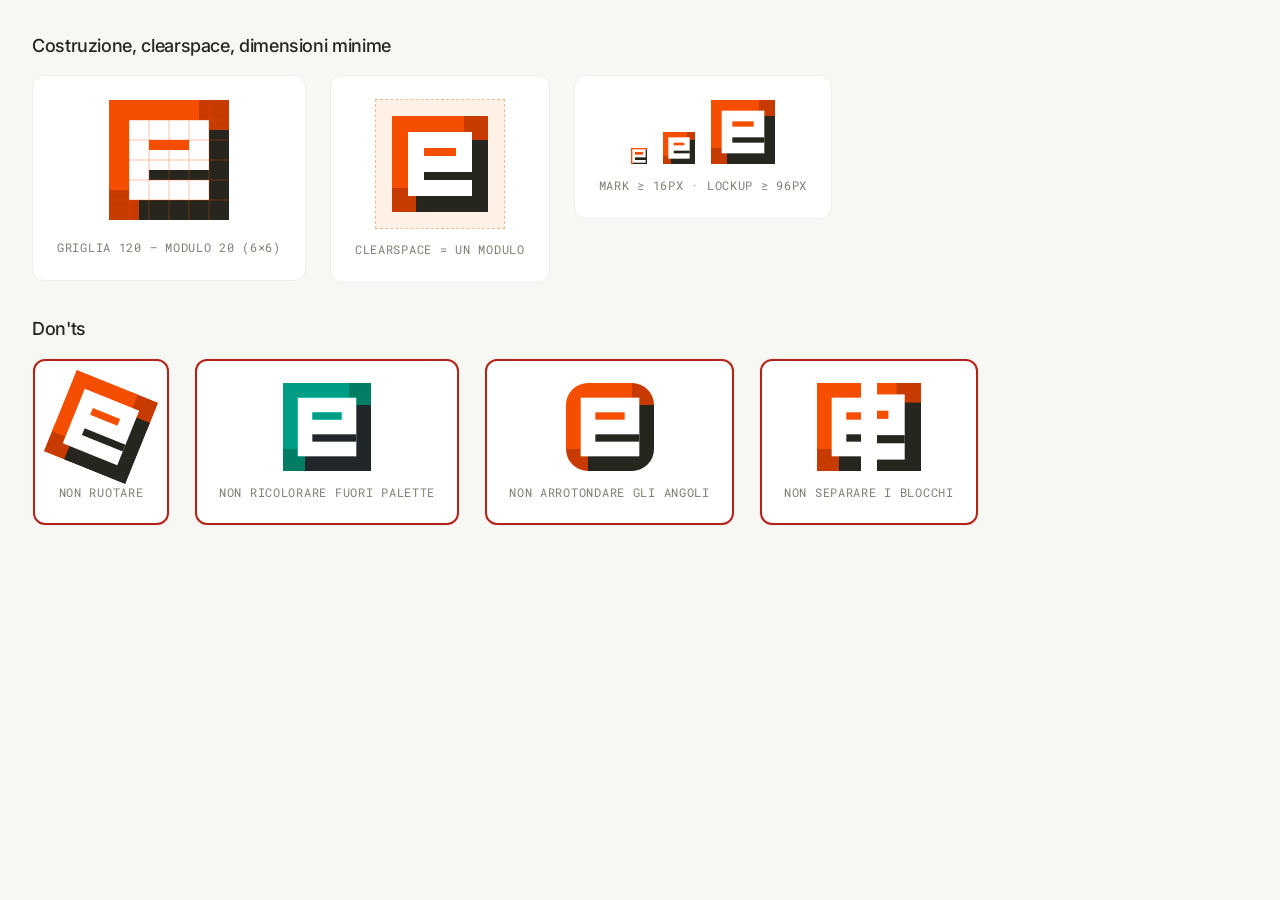
<file: design-sync/brand-usage.html>
<!-- @dsCard group="Brand" name="Uso del marchio — clearspace, minimi, don'ts" -->
<!DOCTYPE html>
<html lang="it">
<head>
<meta charset="UTF-8">
<meta name="viewport" content="width=device-width, initial-scale=1.0">
<title>edi.md — Uso del marchio</title>
<link href="https://fonts.googleapis.com/css2?family=Inter:opsz,wght@14..32,400;14..32,500;14..32,600&family=Lato:wght@400;700&family=Roboto+Mono:wght@400;500&display=swap" rel="stylesheet">
<style>
/* Base condivisa card design-sync — token copiati da design-system.css :root */
:root {
  --white: #ffffff;
  --cursor-orange: #f54e00;
  --ink: #26251e;
  --color-bg: #f7f7f4;
  --color-bg-muted: #efeee8;
  --color-bg-subtle: #fafaf7;
  --color-surface: var(--white);
  --color-surface-strong: var(--ink);
  --color-text: var(--ink);
  --color-text-muted: #5a5852;
  --color-text-soft: #807d72;
  --color-text-inverse: var(--white);
  --color-border: #e6e5e0;
  --color-border-muted: #efeee8;
  --color-border-strong: var(--ink);
  --color-accent: var(--cursor-orange);
  --color-accent-hover: #d04200;
  --color-accent-active: #b83a00;
  --color-accent-deep: #c73a00;
  --color-accent-soft: #fff1e6;
  --color-accent-border: #f5b892;
  --color-focus: var(--cursor-orange);
  --color-danger: #b42318;
  --color-success: #1f8a65;
  --color-warning: #946200;

  --font-sans: "Lato", system-ui, -apple-system, "Segoe UI", sans-serif;
  --font-display: "Inter", system-ui, -apple-system, "Helvetica Neue", sans-serif;
  --font-code: "Fira Code", "Roboto Mono", monospace;
  --font-mono-ui: "Roboto Mono", monospace;

  --tracking-tight: -0.02em;
  --tracking-wide: 0.06em;

  --text-xs: 12px;
  --text-sm: 14px;
  --text-md: 16px;
  --text-lg: clamp(16px, 0.5vw + 15px, 18px);
  --text-xl: clamp(20px, 1vw + 16px, 24px);
  --text-2xl: clamp(25px, 1.8vw + 18px, 32px);
  --text-3xl: clamp(33px, 2.8vw + 22px, 44px);

  --leading-xs: 1.35;
  --leading-sm: 1.45;
  --leading-md: 1.5;
  --leading-lg: 1.55;
  --leading-xl: 1.35;
  --leading-2xl: 1.25;
  --leading-3xl: 1.18;

  --space-1: 4px;
  --space-2: 8px;
  --space-3: 12px;
  --space-4: 16px;
  --space-5: clamp(20px, 1vw + 16px, 24px);
  --space-6: clamp(24px, 2vw + 16px, 32px);
  --space-7: clamp(34px, 3.5vw + 20px, 48px);

  --radius-xs: 4px;
  --radius-sm: 8px;
  --radius-md: 12px;
  --radius-lg: 16px;
  --radius-xl: 20px;
  --radius-pill: 999px;

  --border-thin: 1px solid var(--color-border);
  --border-muted: 1px solid var(--color-border-muted);
  --border-strong: 1px solid var(--color-border-strong);

  --shadow-sm: 0 1px 2px rgb(38 37 30 / 0.04);
  --shadow-md: 0 4px 12px rgb(38 37 30 / 0.06);
  --shadow-focus: 0 0 0 3px rgb(245 78 0 / 0.25);

  --duration-fast: 120ms;
  --duration-base: 180ms;
  --duration-slow: 260ms;
  --ease-standard: cubic-bezier(0.2, 0, 0, 1);
}

*, *::before, *::after { box-sizing: border-box; margin: 0; padding: 0; }

body {
  background: var(--color-bg);
  color: var(--color-text);
  font-family: var(--font-sans);
  font-size: var(--text-md);
  line-height: var(--leading-md);
  padding: var(--space-6);
  -webkit-font-smoothing: antialiased;
}

.card-label {
  font-family: var(--font-mono-ui);
  font-size: var(--text-xs);
  letter-spacing: var(--tracking-wide);
  text-transform: uppercase;
  color: var(--color-text-soft);
}

h2 { font-family: var(--font-display); font-weight: 500; font-size: var(--text-lg); letter-spacing: var(--tracking-tight); margin-bottom: var(--space-4); }
section + section { margin-top: var(--space-6); }
.row { display: flex; flex-wrap: wrap; gap: var(--space-5); align-items: flex-start; }
.tile {
  display: grid; gap: var(--space-3); justify-items: center; align-content: center;
  border: var(--border-muted); border-radius: var(--radius-md);
  background: var(--color-surface); padding: var(--space-5);
}
.dont { position: relative; }
.dont::after {
  content: ""; position: absolute; inset: 0;
  border: 2px solid var(--color-danger); border-radius: var(--radius-md); pointer-events: none;
}
.clearspace {
  display: inline-grid; place-items: center;
  padding: 16px; /* = un modulo a 96px di mark */
  outline: 1px dashed var(--color-accent-border); background: var(--color-accent-soft);
}
.construction { position: relative; display: inline-block; }
.construction svg.grid-overlay { position: absolute; inset: 0; }
</style>
</head>
<body>
<section>
  <h2>Costruzione, clearspace, dimensioni minime</h2>
  <div class="row">
    <div class="tile">
      <div class="construction">
        <svg width="120" height="120" viewBox="0 0 120 120" xmlns="http://www.w3.org/2000/svg">
          <rect x="80" y="0" width="40" height="40" fill="#c73a00"/>
          <rect x="0" y="80" width="40" height="40" fill="#c73a00"/>
          <rect x="0" y="0" width="90" height="90" fill="#f54e00"/>
          <rect x="30" y="30" width="90" height="90" fill="#26251e"/>
          <rect x="20" y="20" width="80" height="80" fill="#ffffff"/>
          <rect x="40" y="40" width="40" height="10" fill="#f54e00"/>
          <rect x="40" y="70" width="60" height="10" fill="#26251e"/>
          <g stroke="rgb(245 78 0 / 0.45)" stroke-width="0.75">
            <path d="M20 0v120M40 0v120M60 0v120M80 0v120M100 0v120"/>
            <path d="M0 20h120M0 40h120M0 60h120M0 80h120M0 100h120"/>
          </g>
        </svg>
      </div>
      <span class="card-label">griglia 120 — modulo 20 (6×6)</span>
    </div>
    <div class="tile">
      <span class="clearspace">
        <svg width="96" height="96" viewBox="0 0 120 120" xmlns="http://www.w3.org/2000/svg">
          <rect x="80" y="0" width="40" height="40" fill="#c73a00"/>
          <rect x="0" y="80" width="40" height="40" fill="#c73a00"/>
          <rect x="0" y="0" width="90" height="90" fill="#f54e00"/>
          <rect x="30" y="30" width="90" height="90" fill="#26251e"/>
          <rect x="20" y="20" width="80" height="80" fill="#ffffff"/>
          <rect x="40" y="40" width="40" height="10" fill="#f54e00"/>
          <rect x="40" y="70" width="60" height="10" fill="#26251e"/>
        </svg>
      </span>
      <span class="card-label">clearspace = un modulo</span>
    </div>
    <div class="tile">
      <div style="display: flex; align-items: flex-end; gap: var(--space-4);">
        <svg width="16" height="16" viewBox="0 0 120 120" xmlns="http://www.w3.org/2000/svg">
          <rect x="0" y="0" width="120" height="120" fill="#f54e00"/>
          <rect x="15" y="15" width="105" height="105" fill="#26251e"/>
          <rect x="10" y="10" width="100" height="100" fill="#ffffff"/>
          <rect x="30" y="30" width="60" height="20" fill="#f54e00"/>
          <rect x="30" y="70" width="90" height="20" fill="#26251e"/>
        </svg>
        <svg width="32" height="32" viewBox="0 0 120 120" xmlns="http://www.w3.org/2000/svg">
          <rect x="80" y="0" width="40" height="40" fill="#c73a00"/>
          <rect x="0" y="80" width="40" height="40" fill="#c73a00"/>
          <rect x="0" y="0" width="90" height="90" fill="#f54e00"/>
          <rect x="30" y="30" width="90" height="90" fill="#26251e"/>
          <rect x="20" y="20" width="80" height="80" fill="#ffffff"/>
          <rect x="40" y="40" width="40" height="10" fill="#f54e00"/>
          <rect x="40" y="70" width="60" height="10" fill="#26251e"/>
        </svg>
        <svg width="64" height="64" viewBox="0 0 120 120" xmlns="http://www.w3.org/2000/svg">
          <rect x="80" y="0" width="40" height="40" fill="#c73a00"/>
          <rect x="0" y="80" width="40" height="40" fill="#c73a00"/>
          <rect x="0" y="0" width="90" height="90" fill="#f54e00"/>
          <rect x="30" y="30" width="90" height="90" fill="#26251e"/>
          <rect x="20" y="20" width="80" height="80" fill="#ffffff"/>
          <rect x="40" y="40" width="40" height="10" fill="#f54e00"/>
          <rect x="40" y="70" width="60" height="10" fill="#26251e"/>
        </svg>
      </div>
      <span class="card-label">mark ≥ 16px · lockup ≥ 96px</span>
    </div>
  </div>
</section>
<section>
  <h2>Don'ts</h2>
  <div class="row">
    <div class="tile dont">
      <svg width="88" height="88" viewBox="0 0 120 120" xmlns="http://www.w3.org/2000/svg" style="transform: rotate(22deg);">
        <rect x="80" y="0" width="40" height="40" fill="#c73a00"/>
        <rect x="0" y="80" width="40" height="40" fill="#c73a00"/>
        <rect x="0" y="0" width="90" height="90" fill="#f54e00"/>
        <rect x="30" y="30" width="90" height="90" fill="#26251e"/>
        <rect x="20" y="20" width="80" height="80" fill="#ffffff"/>
        <rect x="40" y="40" width="40" height="10" fill="#f54e00"/>
        <rect x="40" y="70" width="60" height="10" fill="#26251e"/>
      </svg>
      <span class="card-label">non ruotare</span>
    </div>
    <div class="tile dont">
      <svg width="88" height="88" viewBox="0 0 120 120" xmlns="http://www.w3.org/2000/svg" style="filter: hue-rotate(150deg);">
        <rect x="80" y="0" width="40" height="40" fill="#c73a00"/>
        <rect x="0" y="80" width="40" height="40" fill="#c73a00"/>
        <rect x="0" y="0" width="90" height="90" fill="#f54e00"/>
        <rect x="30" y="30" width="90" height="90" fill="#26251e"/>
        <rect x="20" y="20" width="80" height="80" fill="#ffffff"/>
        <rect x="40" y="40" width="40" height="10" fill="#f54e00"/>
        <rect x="40" y="70" width="60" height="10" fill="#26251e"/>
      </svg>
      <span class="card-label">non ricolorare fuori palette</span>
    </div>
    <div class="tile dont">
      <svg width="88" height="88" viewBox="0 0 120 120" xmlns="http://www.w3.org/2000/svg" style="border-radius: 22px;">
        <rect x="80" y="0" width="40" height="40" fill="#c73a00"/>
        <rect x="0" y="80" width="40" height="40" fill="#c73a00"/>
        <rect x="0" y="0" width="90" height="90" fill="#f54e00"/>
        <rect x="30" y="30" width="90" height="90" fill="#26251e"/>
        <rect x="20" y="20" width="80" height="80" fill="#ffffff"/>
        <rect x="40" y="40" width="40" height="10" fill="#f54e00"/>
        <rect x="40" y="70" width="60" height="10" fill="#26251e"/>
      </svg>
      <span class="card-label">non arrotondare gli angoli</span>
    </div>
    <div class="tile dont">
      <div style="display: flex; gap: var(--space-4);">
        <svg width="44" height="88" viewBox="0 0 60 120" xmlns="http://www.w3.org/2000/svg" preserveAspectRatio="xMinYMid slice">
          <rect x="0" y="80" width="40" height="40" fill="#c73a00"/>
          <rect x="0" y="0" width="90" height="90" fill="#f54e00"/>
          <rect x="30" y="30" width="90" height="90" fill="#26251e"/>
          <rect x="20" y="20" width="80" height="80" fill="#ffffff"/>
          <rect x="40" y="40" width="40" height="10" fill="#f54e00"/>
          <rect x="40" y="70" width="60" height="10" fill="#26251e"/>
        </svg>
        <svg width="44" height="88" viewBox="66 0 54 120" xmlns="http://www.w3.org/2000/svg" preserveAspectRatio="xMaxYMid slice">
          <rect x="80" y="0" width="40" height="40" fill="#c73a00"/>
          <rect x="0" y="0" width="90" height="90" fill="#f54e00"/>
          <rect x="30" y="30" width="90" height="90" fill="#26251e"/>
          <rect x="20" y="20" width="80" height="80" fill="#ffffff"/>
          <rect x="40" y="40" width="40" height="10" fill="#f54e00"/>
          <rect x="40" y="70" width="60" height="10" fill="#26251e"/>
        </svg>
      </div>
      <span class="card-label">non separare i blocchi</span>
    </div>
  </div>
</section>
</body>
</html>
</file>
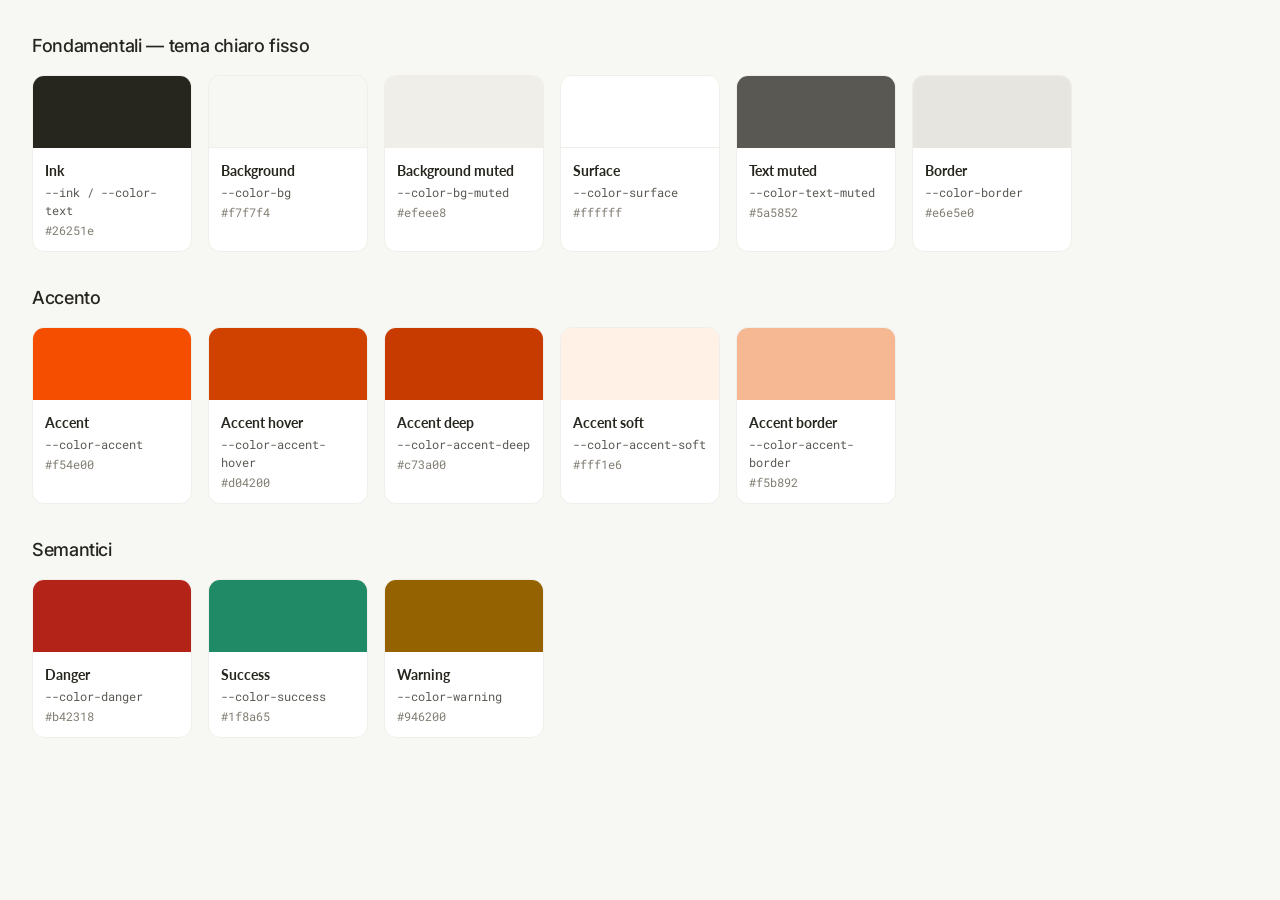
<file: design-sync/colors-palette.html>
<!-- @dsCard group="Colors" name="Palette — token colore" -->
<!DOCTYPE html>
<html lang="it">
<head>
<meta charset="UTF-8">
<meta name="viewport" content="width=device-width, initial-scale=1.0">
<title>edi.md — Colori</title>
<link href="https://fonts.googleapis.com/css2?family=Inter:opsz,wght@14..32,400;14..32,500;14..32,600&family=Lato:wght@400;700&family=Roboto+Mono:wght@400;500&display=swap" rel="stylesheet">
<style>
/* Base condivisa card design-sync — token copiati da design-system.css :root */
:root {
  --white: #ffffff;
  --cursor-orange: #f54e00;
  --ink: #26251e;
  --color-bg: #f7f7f4;
  --color-bg-muted: #efeee8;
  --color-bg-subtle: #fafaf7;
  --color-surface: var(--white);
  --color-surface-strong: var(--ink);
  --color-text: var(--ink);
  --color-text-muted: #5a5852;
  --color-text-soft: #807d72;
  --color-text-inverse: var(--white);
  --color-border: #e6e5e0;
  --color-border-muted: #efeee8;
  --color-border-strong: var(--ink);
  --color-accent: var(--cursor-orange);
  --color-accent-hover: #d04200;
  --color-accent-active: #b83a00;
  --color-accent-deep: #c73a00;
  --color-accent-soft: #fff1e6;
  --color-accent-border: #f5b892;
  --color-focus: var(--cursor-orange);
  --color-danger: #b42318;
  --color-success: #1f8a65;
  --color-warning: #946200;

  --font-sans: "Lato", system-ui, -apple-system, "Segoe UI", sans-serif;
  --font-display: "Inter", system-ui, -apple-system, "Helvetica Neue", sans-serif;
  --font-code: "Fira Code", "Roboto Mono", monospace;
  --font-mono-ui: "Roboto Mono", monospace;

  --tracking-tight: -0.02em;
  --tracking-wide: 0.06em;

  --text-xs: 12px;
  --text-sm: 14px;
  --text-md: 16px;
  --text-lg: clamp(16px, 0.5vw + 15px, 18px);
  --text-xl: clamp(20px, 1vw + 16px, 24px);
  --text-2xl: clamp(25px, 1.8vw + 18px, 32px);
  --text-3xl: clamp(33px, 2.8vw + 22px, 44px);

  --leading-xs: 1.35;
  --leading-sm: 1.45;
  --leading-md: 1.5;
  --leading-lg: 1.55;
  --leading-xl: 1.35;
  --leading-2xl: 1.25;
  --leading-3xl: 1.18;

  --space-1: 4px;
  --space-2: 8px;
  --space-3: 12px;
  --space-4: 16px;
  --space-5: clamp(20px, 1vw + 16px, 24px);
  --space-6: clamp(24px, 2vw + 16px, 32px);
  --space-7: clamp(34px, 3.5vw + 20px, 48px);

  --radius-xs: 4px;
  --radius-sm: 8px;
  --radius-md: 12px;
  --radius-lg: 16px;
  --radius-xl: 20px;
  --radius-pill: 999px;

  --border-thin: 1px solid var(--color-border);
  --border-muted: 1px solid var(--color-border-muted);
  --border-strong: 1px solid var(--color-border-strong);

  --shadow-sm: 0 1px 2px rgb(38 37 30 / 0.04);
  --shadow-md: 0 4px 12px rgb(38 37 30 / 0.06);
  --shadow-focus: 0 0 0 3px rgb(245 78 0 / 0.25);

  --duration-fast: 120ms;
  --duration-base: 180ms;
  --duration-slow: 260ms;
  --ease-standard: cubic-bezier(0.2, 0, 0, 1);
}

*, *::before, *::after { box-sizing: border-box; margin: 0; padding: 0; }

body {
  background: var(--color-bg);
  color: var(--color-text);
  font-family: var(--font-sans);
  font-size: var(--text-md);
  line-height: var(--leading-md);
  padding: var(--space-6);
  -webkit-font-smoothing: antialiased;
}

.card-label {
  font-family: var(--font-mono-ui);
  font-size: var(--text-xs);
  letter-spacing: var(--tracking-wide);
  text-transform: uppercase;
  color: var(--color-text-soft);
}

h2 { font-family: var(--font-display); font-weight: 500; font-size: var(--text-lg); letter-spacing: var(--tracking-tight); margin-bottom: var(--space-4); }
section + section { margin-top: var(--space-6); }
.swatches { display: grid; grid-template-columns: repeat(auto-fill, minmax(150px, 1fr)); gap: var(--space-4); }
.swatch { border: var(--border-muted); border-radius: var(--radius-md); background: var(--color-surface); overflow: hidden; }
.swatch__chip { height: 72px; }
.swatch__meta { display: grid; gap: 2px; padding: var(--space-3); }
.swatch__name { font-weight: 700; font-size: var(--text-sm); }
.swatch__var { font-family: var(--font-mono-ui); font-size: var(--text-xs); color: var(--color-text-muted); }
.swatch__hex { font-family: var(--font-mono-ui); font-size: var(--text-xs); color: var(--color-text-soft); }
</style>
</head>
<body>
<section>
  <h2>Fondamentali — tema chiaro fisso</h2>
  <div class="swatches">
    <div class="swatch"><div class="swatch__chip" style="background: #26251e;"></div><div class="swatch__meta"><span class="swatch__name">Ink</span><span class="swatch__var">--ink / --color-text</span><span class="swatch__hex">#26251e</span></div></div>
    <div class="swatch"><div class="swatch__chip" style="background: #f7f7f4; border-bottom: var(--border-muted);"></div><div class="swatch__meta"><span class="swatch__name">Background</span><span class="swatch__var">--color-bg</span><span class="swatch__hex">#f7f7f4</span></div></div>
    <div class="swatch"><div class="swatch__chip" style="background: #efeee8;"></div><div class="swatch__meta"><span class="swatch__name">Background muted</span><span class="swatch__var">--color-bg-muted</span><span class="swatch__hex">#efeee8</span></div></div>
    <div class="swatch"><div class="swatch__chip" style="background: #ffffff; border-bottom: var(--border-muted);"></div><div class="swatch__meta"><span class="swatch__name">Surface</span><span class="swatch__var">--color-surface</span><span class="swatch__hex">#ffffff</span></div></div>
    <div class="swatch"><div class="swatch__chip" style="background: #5a5852;"></div><div class="swatch__meta"><span class="swatch__name">Text muted</span><span class="swatch__var">--color-text-muted</span><span class="swatch__hex">#5a5852</span></div></div>
    <div class="swatch"><div class="swatch__chip" style="background: #e6e5e0;"></div><div class="swatch__meta"><span class="swatch__name">Border</span><span class="swatch__var">--color-border</span><span class="swatch__hex">#e6e5e0</span></div></div>
  </div>
</section>
<section>
  <h2>Accento</h2>
  <div class="swatches">
    <div class="swatch"><div class="swatch__chip" style="background: #f54e00;"></div><div class="swatch__meta"><span class="swatch__name">Accent</span><span class="swatch__var">--color-accent</span><span class="swatch__hex">#f54e00</span></div></div>
    <div class="swatch"><div class="swatch__chip" style="background: #d04200;"></div><div class="swatch__meta"><span class="swatch__name">Accent hover</span><span class="swatch__var">--color-accent-hover</span><span class="swatch__hex">#d04200</span></div></div>
    <div class="swatch"><div class="swatch__chip" style="background: #c73a00;"></div><div class="swatch__meta"><span class="swatch__name">Accent deep</span><span class="swatch__var">--color-accent-deep</span><span class="swatch__hex">#c73a00</span></div></div>
    <div class="swatch"><div class="swatch__chip" style="background: #fff1e6;"></div><div class="swatch__meta"><span class="swatch__name">Accent soft</span><span class="swatch__var">--color-accent-soft</span><span class="swatch__hex">#fff1e6</span></div></div>
    <div class="swatch"><div class="swatch__chip" style="background: #f5b892;"></div><div class="swatch__meta"><span class="swatch__name">Accent border</span><span class="swatch__var">--color-accent-border</span><span class="swatch__hex">#f5b892</span></div></div>
  </div>
</section>
<section>
  <h2>Semantici</h2>
  <div class="swatches">
    <div class="swatch"><div class="swatch__chip" style="background: #b42318;"></div><div class="swatch__meta"><span class="swatch__name">Danger</span><span class="swatch__var">--color-danger</span><span class="swatch__hex">#b42318</span></div></div>
    <div class="swatch"><div class="swatch__chip" style="background: #1f8a65;"></div><div class="swatch__meta"><span class="swatch__name">Success</span><span class="swatch__var">--color-success</span><span class="swatch__hex">#1f8a65</span></div></div>
    <div class="swatch"><div class="swatch__chip" style="background: #946200;"></div><div class="swatch__meta"><span class="swatch__name">Warning</span><span class="swatch__var">--color-warning</span><span class="swatch__hex">#946200</span></div></div>
  </div>
</section>
</body>
</html>
</file>
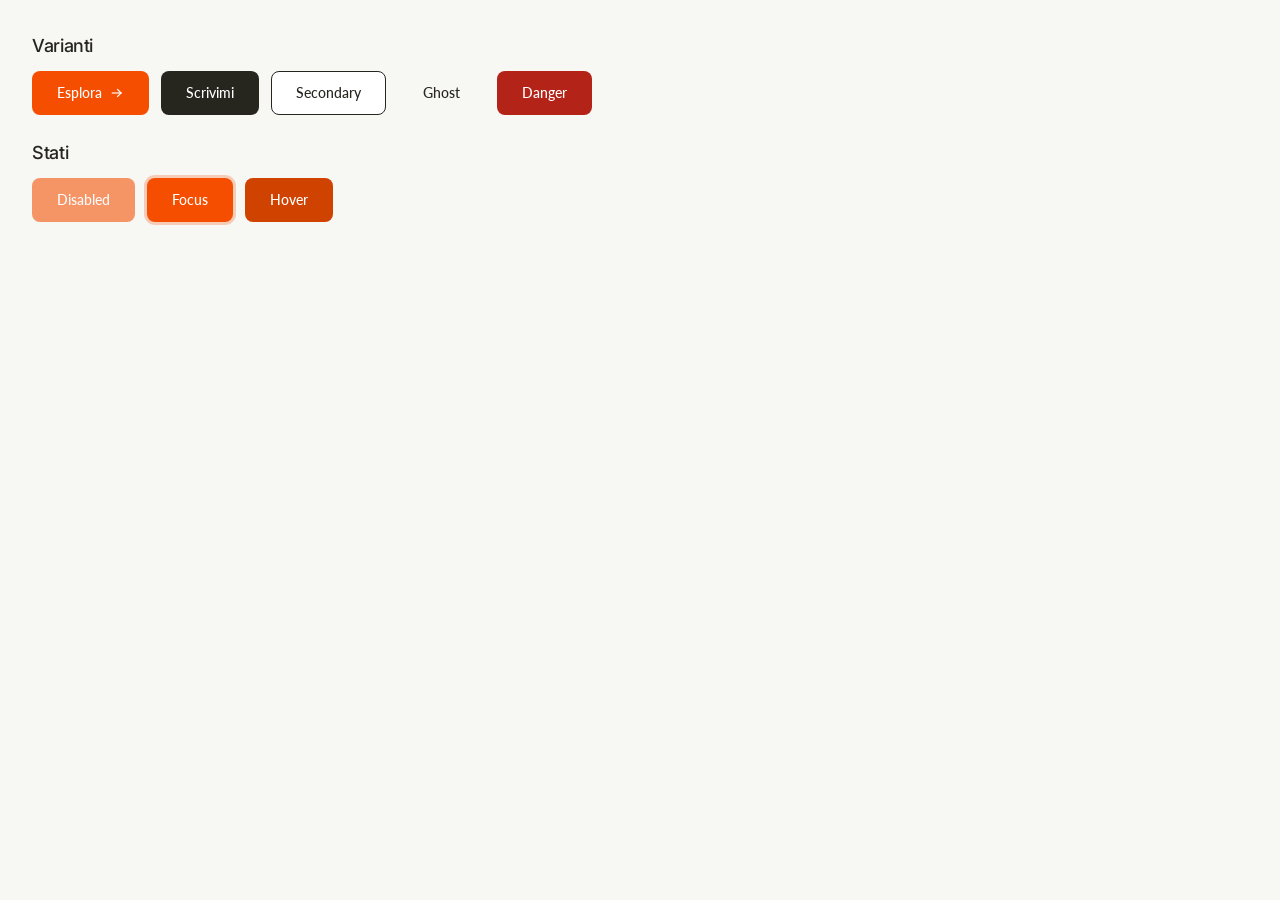
<file: design-sync/components-buttons.html>
<!-- @dsCard group="Components" name="Bottoni — varianti e stati" -->
<!DOCTYPE html>
<html lang="it">
<head>
<meta charset="UTF-8">
<meta name="viewport" content="width=device-width, initial-scale=1.0">
<title>edi.md — Bottoni</title>
<link href="https://fonts.googleapis.com/css2?family=Inter:opsz,wght@14..32,400;14..32,500;14..32,600&family=Lato:wght@400;700&family=Roboto+Mono:wght@400;500&display=swap" rel="stylesheet">
<style>
/* Base condivisa card design-sync — token copiati da design-system.css :root */
:root {
  --white: #ffffff;
  --cursor-orange: #f54e00;
  --ink: #26251e;
  --color-bg: #f7f7f4;
  --color-bg-muted: #efeee8;
  --color-bg-subtle: #fafaf7;
  --color-surface: var(--white);
  --color-surface-strong: var(--ink);
  --color-text: var(--ink);
  --color-text-muted: #5a5852;
  --color-text-soft: #807d72;
  --color-text-inverse: var(--white);
  --color-border: #e6e5e0;
  --color-border-muted: #efeee8;
  --color-border-strong: var(--ink);
  --color-accent: var(--cursor-orange);
  --color-accent-hover: #d04200;
  --color-accent-active: #b83a00;
  --color-accent-deep: #c73a00;
  --color-accent-soft: #fff1e6;
  --color-accent-border: #f5b892;
  --color-focus: var(--cursor-orange);
  --color-danger: #b42318;
  --color-success: #1f8a65;
  --color-warning: #946200;

  --font-sans: "Lato", system-ui, -apple-system, "Segoe UI", sans-serif;
  --font-display: "Inter", system-ui, -apple-system, "Helvetica Neue", sans-serif;
  --font-code: "Fira Code", "Roboto Mono", monospace;
  --font-mono-ui: "Roboto Mono", monospace;

  --tracking-tight: -0.02em;
  --tracking-wide: 0.06em;

  --text-xs: 12px;
  --text-sm: 14px;
  --text-md: 16px;
  --text-lg: clamp(16px, 0.5vw + 15px, 18px);
  --text-xl: clamp(20px, 1vw + 16px, 24px);
  --text-2xl: clamp(25px, 1.8vw + 18px, 32px);
  --text-3xl: clamp(33px, 2.8vw + 22px, 44px);

  --leading-xs: 1.35;
  --leading-sm: 1.45;
  --leading-md: 1.5;
  --leading-lg: 1.55;
  --leading-xl: 1.35;
  --leading-2xl: 1.25;
  --leading-3xl: 1.18;

  --space-1: 4px;
  --space-2: 8px;
  --space-3: 12px;
  --space-4: 16px;
  --space-5: clamp(20px, 1vw + 16px, 24px);
  --space-6: clamp(24px, 2vw + 16px, 32px);
  --space-7: clamp(34px, 3.5vw + 20px, 48px);

  --radius-xs: 4px;
  --radius-sm: 8px;
  --radius-md: 12px;
  --radius-lg: 16px;
  --radius-xl: 20px;
  --radius-pill: 999px;

  --border-thin: 1px solid var(--color-border);
  --border-muted: 1px solid var(--color-border-muted);
  --border-strong: 1px solid var(--color-border-strong);

  --shadow-sm: 0 1px 2px rgb(38 37 30 / 0.04);
  --shadow-md: 0 4px 12px rgb(38 37 30 / 0.06);
  --shadow-focus: 0 0 0 3px rgb(245 78 0 / 0.25);

  --duration-fast: 120ms;
  --duration-base: 180ms;
  --duration-slow: 260ms;
  --ease-standard: cubic-bezier(0.2, 0, 0, 1);
}

*, *::before, *::after { box-sizing: border-box; margin: 0; padding: 0; }

body {
  background: var(--color-bg);
  color: var(--color-text);
  font-family: var(--font-sans);
  font-size: var(--text-md);
  line-height: var(--leading-md);
  padding: var(--space-6);
  -webkit-font-smoothing: antialiased;
}

.card-label {
  font-family: var(--font-mono-ui);
  font-size: var(--text-xs);
  letter-spacing: var(--tracking-wide);
  text-transform: uppercase;
  color: var(--color-text-soft);
}

.ds-button {
  display: inline-flex; min-height: 44px; align-items: center; justify-content: center;
  gap: var(--space-2); border: 1px solid transparent; border-radius: var(--radius-sm);
  cursor: pointer; font-family: var(--font-sans); font-size: var(--text-sm); font-weight: 500;
  line-height: 1; padding: 12px 24px; text-decoration: none;
  transition: background-color var(--duration-base) var(--ease-standard),
    border-color var(--duration-base) var(--ease-standard),
    color var(--duration-base) var(--ease-standard);
}
.ds-button:focus-visible { box-shadow: var(--shadow-focus); }
.ds-button:disabled { cursor: not-allowed; opacity: 0.58; }
.ds-button--primary { background: var(--color-accent); color: var(--white); }
.ds-button--primary:hover { background: var(--color-accent-hover); }
.ds-button--dark { background: var(--ink); color: var(--white); }
.ds-button--dark:hover { background: #000; }
.ds-button--secondary { border-color: var(--color-border-strong); background: var(--color-surface); color: var(--color-text); }
.ds-button--secondary:hover { background: var(--color-bg-muted); }
.ds-button--ghost { background: transparent; color: var(--color-text); }
.ds-button--ghost:hover { background: var(--color-bg-muted); }
.ds-button--danger { background: var(--color-danger); color: var(--color-text-inverse); }
.ds-button--danger:hover { background: #951c14; }
.icon { width: 1em; height: 1em; vertical-align: -0.125em; }
.row { display: flex; flex-wrap: wrap; gap: var(--space-3); align-items: center; }
.row + .row { margin-top: var(--space-4); }
h2 { font-family: var(--font-display); font-weight: 500; font-size: var(--text-lg); letter-spacing: var(--tracking-tight); margin: var(--space-5) 0 var(--space-3); }
h2:first-child { margin-top: 0; }
</style>
</head>
<body>
<h2>Varianti</h2>
<div class="row">
  <button class="ds-button ds-button--primary">Esplora
    <svg class="icon" viewBox="0 0 24 24" fill="none" stroke="currentColor" stroke-width="2" stroke-linecap="square" stroke-linejoin="miter"><path d="M4 12h15"/><path d="M13 6l6 6-6 6"/></svg>
  </button>
  <button class="ds-button ds-button--dark">Scrivimi</button>
  <button class="ds-button ds-button--secondary">Secondary</button>
  <button class="ds-button ds-button--ghost">Ghost</button>
  <button class="ds-button ds-button--danger">Danger</button>
</div>
<h2>Stati</h2>
<div class="row">
  <button class="ds-button ds-button--primary" disabled>Disabled</button>
  <button class="ds-button ds-button--primary" style="box-shadow: var(--shadow-focus);">Focus</button>
  <button class="ds-button ds-button--primary" style="background: var(--color-accent-hover);">Hover</button>
</div>
</body>
</html>
</file>
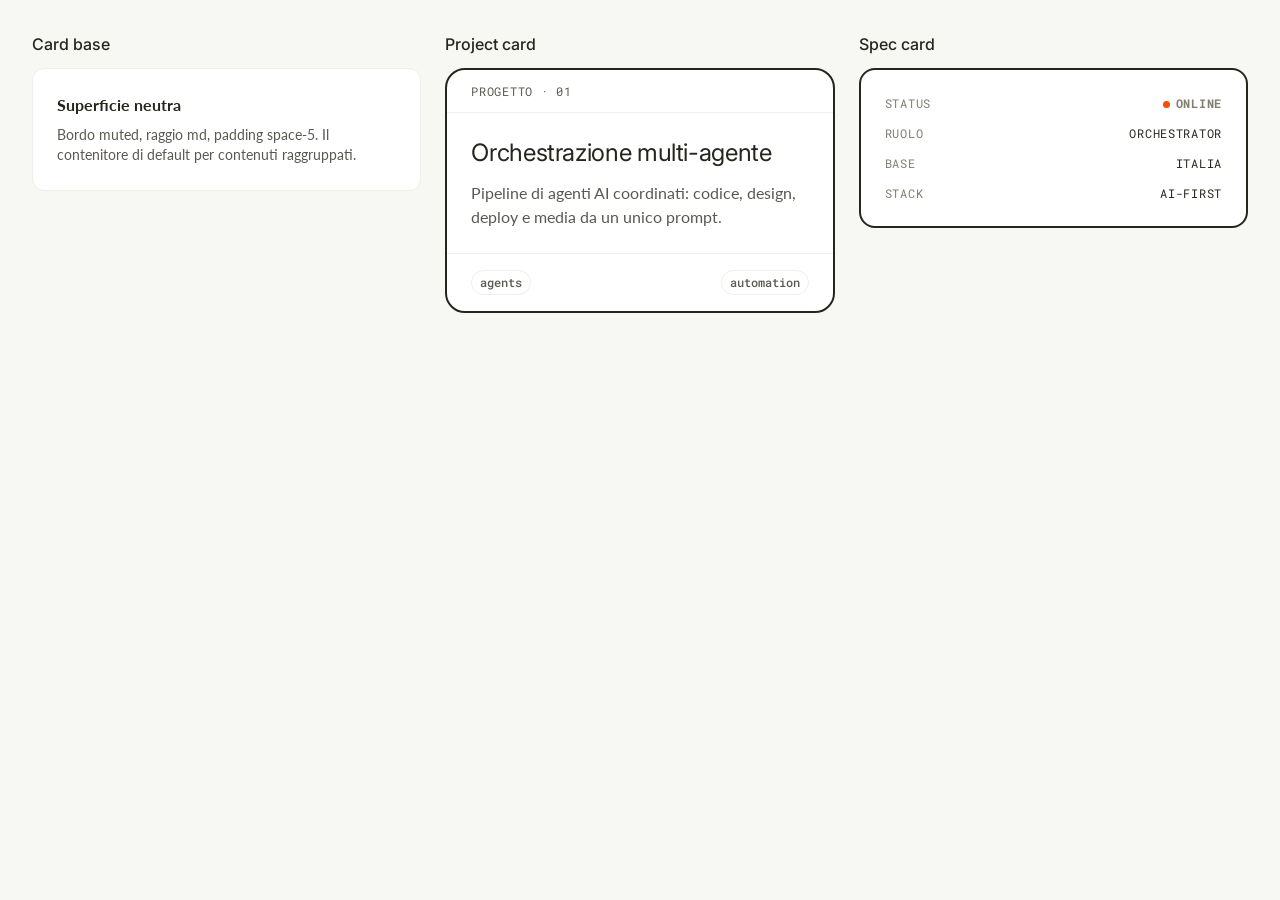
<file: design-sync/components-cards.html>
<!-- @dsCard group="Components" name="Card — base, project card, spec card" -->
<!DOCTYPE html>
<html lang="it">
<head>
<meta charset="UTF-8">
<meta name="viewport" content="width=device-width, initial-scale=1.0">
<title>edi.md — Card</title>
<link href="https://fonts.googleapis.com/css2?family=Inter:opsz,wght@14..32,400;14..32,500;14..32,600&family=Lato:wght@400;700&family=Roboto+Mono:wght@400;500&display=swap" rel="stylesheet">
<style>
/* Base condivisa card design-sync — token copiati da design-system.css :root */
:root {
  --white: #ffffff;
  --cursor-orange: #f54e00;
  --ink: #26251e;
  --color-bg: #f7f7f4;
  --color-bg-muted: #efeee8;
  --color-bg-subtle: #fafaf7;
  --color-surface: var(--white);
  --color-surface-strong: var(--ink);
  --color-text: var(--ink);
  --color-text-muted: #5a5852;
  --color-text-soft: #807d72;
  --color-text-inverse: var(--white);
  --color-border: #e6e5e0;
  --color-border-muted: #efeee8;
  --color-border-strong: var(--ink);
  --color-accent: var(--cursor-orange);
  --color-accent-hover: #d04200;
  --color-accent-active: #b83a00;
  --color-accent-deep: #c73a00;
  --color-accent-soft: #fff1e6;
  --color-accent-border: #f5b892;
  --color-focus: var(--cursor-orange);
  --color-danger: #b42318;
  --color-success: #1f8a65;
  --color-warning: #946200;

  --font-sans: "Lato", system-ui, -apple-system, "Segoe UI", sans-serif;
  --font-display: "Inter", system-ui, -apple-system, "Helvetica Neue", sans-serif;
  --font-code: "Fira Code", "Roboto Mono", monospace;
  --font-mono-ui: "Roboto Mono", monospace;

  --tracking-tight: -0.02em;
  --tracking-wide: 0.06em;

  --text-xs: 12px;
  --text-sm: 14px;
  --text-md: 16px;
  --text-lg: clamp(16px, 0.5vw + 15px, 18px);
  --text-xl: clamp(20px, 1vw + 16px, 24px);
  --text-2xl: clamp(25px, 1.8vw + 18px, 32px);
  --text-3xl: clamp(33px, 2.8vw + 22px, 44px);

  --leading-xs: 1.35;
  --leading-sm: 1.45;
  --leading-md: 1.5;
  --leading-lg: 1.55;
  --leading-xl: 1.35;
  --leading-2xl: 1.25;
  --leading-3xl: 1.18;

  --space-1: 4px;
  --space-2: 8px;
  --space-3: 12px;
  --space-4: 16px;
  --space-5: clamp(20px, 1vw + 16px, 24px);
  --space-6: clamp(24px, 2vw + 16px, 32px);
  --space-7: clamp(34px, 3.5vw + 20px, 48px);

  --radius-xs: 4px;
  --radius-sm: 8px;
  --radius-md: 12px;
  --radius-lg: 16px;
  --radius-xl: 20px;
  --radius-pill: 999px;

  --border-thin: 1px solid var(--color-border);
  --border-muted: 1px solid var(--color-border-muted);
  --border-strong: 1px solid var(--color-border-strong);

  --shadow-sm: 0 1px 2px rgb(38 37 30 / 0.04);
  --shadow-md: 0 4px 12px rgb(38 37 30 / 0.06);
  --shadow-focus: 0 0 0 3px rgb(245 78 0 / 0.25);

  --duration-fast: 120ms;
  --duration-base: 180ms;
  --duration-slow: 260ms;
  --ease-standard: cubic-bezier(0.2, 0, 0, 1);
}

*, *::before, *::after { box-sizing: border-box; margin: 0; padding: 0; }

body {
  background: var(--color-bg);
  color: var(--color-text);
  font-family: var(--font-sans);
  font-size: var(--text-md);
  line-height: var(--leading-md);
  padding: var(--space-6);
  -webkit-font-smoothing: antialiased;
}

.card-label {
  font-family: var(--font-mono-ui);
  font-size: var(--text-xs);
  letter-spacing: var(--tracking-wide);
  text-transform: uppercase;
  color: var(--color-text-soft);
}

.grid { display: grid; grid-template-columns: repeat(auto-fit, minmax(260px, 1fr)); gap: var(--space-5); align-items: start; }
.ds-card { border: var(--border-muted); border-radius: var(--radius-md); background: var(--color-surface); padding: var(--space-5); }
.ds-project-card {
  display: grid; grid-template-rows: auto 1fr auto;
  border: 2px solid var(--ink); border-radius: var(--radius-xl);
  background: var(--color-surface); overflow: hidden;
  transition: border-color var(--duration-base) var(--ease-standard);
}
.ds-project-card:hover { border-color: var(--color-accent); }
.ds-project-card__meta {
  border-bottom: var(--border-muted); color: var(--color-text-muted);
  font-family: var(--font-mono-ui); font-size: var(--text-xs);
  letter-spacing: var(--tracking-wide); padding: var(--space-3) var(--space-5); text-transform: uppercase;
}
.ds-project-card__body { padding: var(--space-5); }
.ds-project-card__title {
  font-family: var(--font-display); font-size: var(--text-xl); font-weight: 400;
  letter-spacing: -0.015em; line-height: var(--leading-xl); margin-bottom: var(--space-3);
}
.ds-project-card__desc { color: var(--color-text-muted); font-size: var(--text-md); line-height: var(--leading-md); }
.ds-project-card__footer {
  display: flex; flex-wrap: wrap; align-items: center; justify-content: space-between;
  border-top: var(--border-muted); gap: var(--space-3); padding: var(--space-4) var(--space-5);
}
.ds-badge {
  display: inline-flex; min-height: 24px; align-items: center; gap: var(--space-1);
  border: 1px solid var(--color-border-muted); border-radius: var(--radius-pill);
  background: var(--color-surface); color: var(--color-text-muted);
  font-family: var(--font-mono-ui); font-size: var(--text-xs); font-weight: 500;
  line-height: var(--leading-xs); padding: 3px var(--space-2); white-space: nowrap;
}
.spec-card {
  border: 2px solid var(--ink); border-radius: var(--radius-lg); background: var(--color-surface);
  padding: var(--space-5); display: grid; gap: var(--space-3);
  font-family: var(--font-mono-ui); font-size: var(--text-xs);
  letter-spacing: var(--tracking-wide); text-transform: uppercase;
}
.spec-card__row { display: flex; justify-content: space-between; gap: var(--space-3); }
.spec-card__row span { color: var(--color-text-soft); }
.spec-card__status { color: var(--color-accent); font-weight: 700; }
.spec-card__dot {
  display: inline-block; width: 7px; height: 7px; border-radius: 50%;
  background: var(--color-accent); margin-right: 6px;
  animation: pulse-dot 2s ease-in-out infinite;
}
@keyframes pulse-dot { 0%, 100% { opacity: 1; } 50% { opacity: 0.35; } }
@media (prefers-reduced-motion: reduce) { .spec-card__dot { animation: none; } }
h3 { font-family: var(--font-display); font-weight: 500; font-size: var(--text-md); margin-bottom: var(--space-3); }
</style>
</head>
<body>
<div class="grid">
  <div>
    <h3>Card base</h3>
    <div class="ds-card">
      <p style="font-weight: 700; margin-bottom: var(--space-2);">Superficie neutra</p>
      <p style="color: var(--color-text-muted); font-size: var(--text-sm); line-height: var(--leading-sm);">Bordo muted, raggio md, padding space-5. Il contenitore di default per contenuti raggruppati.</p>
    </div>
  </div>
  <div>
    <h3>Project card</h3>
    <article class="ds-project-card">
      <p class="ds-project-card__meta">Progetto · 01</p>
      <div class="ds-project-card__body">
        <h4 class="ds-project-card__title">Orchestrazione multi-agente</h4>
        <p class="ds-project-card__desc">Pipeline di agenti AI coordinati: codice, design, deploy e media da un unico prompt.</p>
      </div>
      <div class="ds-project-card__footer">
        <span class="ds-badge">agents</span>
        <span class="ds-badge">automation</span>
      </div>
    </article>
  </div>
  <div>
    <h3>Spec card</h3>
    <div class="spec-card">
      <p class="spec-card__row"><span>Status</span><span class="spec-card__status"><span class="spec-card__dot"></span>Online</span></p>
      <p class="spec-card__row"><span>Ruolo</span>Orchestrator</p>
      <p class="spec-card__row"><span>Base</span>Italia</p>
      <p class="spec-card__row"><span>Stack</span>AI-first</p>
    </div>
  </div>
</div>
</body>
</html>
</file>
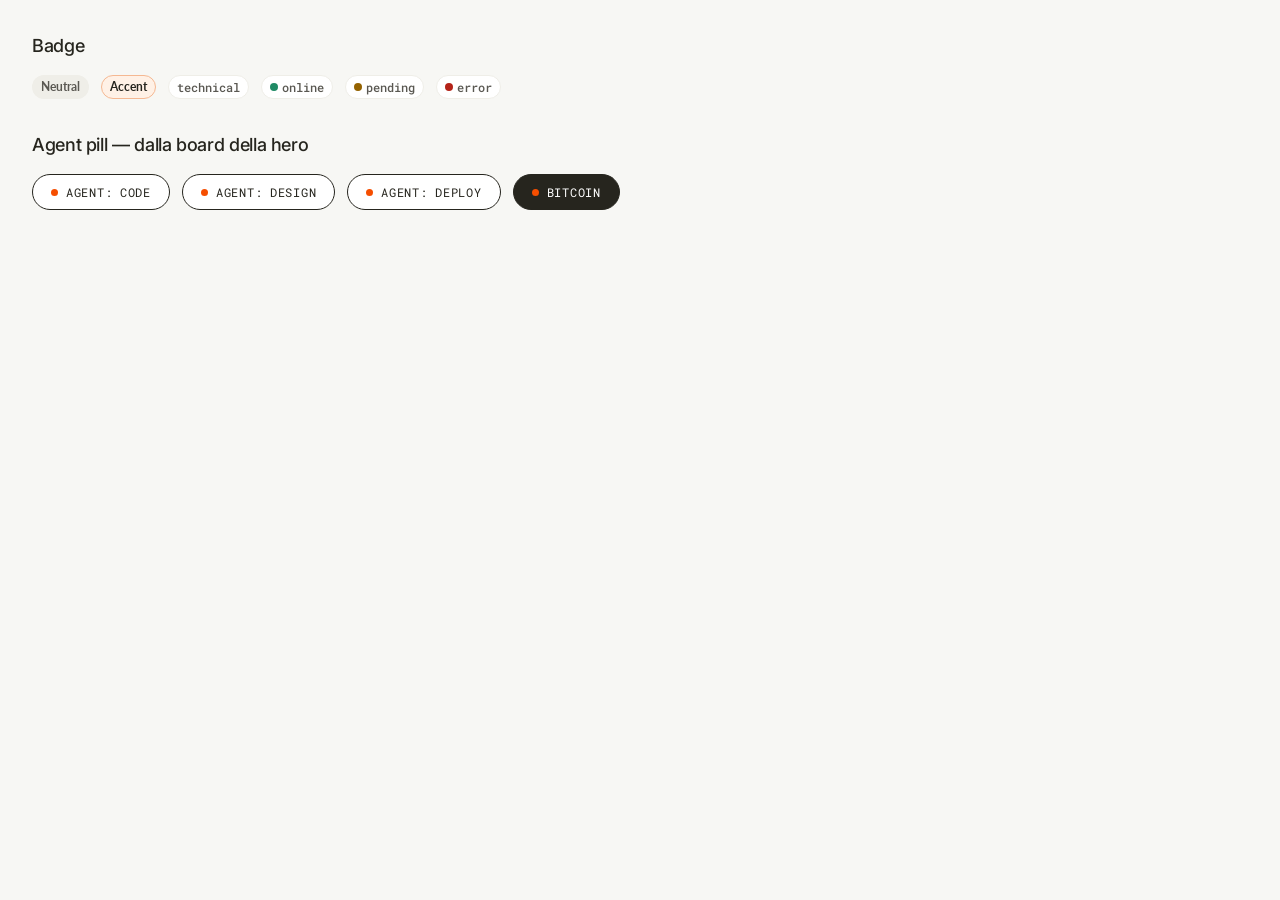
<file: design-sync/components-pills.html>
<!-- @dsCard group="Components" name="Badge e pill — varianti" -->
<!DOCTYPE html>
<html lang="it">
<head>
<meta charset="UTF-8">
<meta name="viewport" content="width=device-width, initial-scale=1.0">
<title>edi.md — Badge e pill</title>
<link href="https://fonts.googleapis.com/css2?family=Inter:opsz,wght@14..32,400;14..32,500;14..32,600&family=Lato:wght@400;700&family=Roboto+Mono:wght@400;500&display=swap" rel="stylesheet">
<style>
/* Base condivisa card design-sync — token copiati da design-system.css :root */
:root {
  --white: #ffffff;
  --cursor-orange: #f54e00;
  --ink: #26251e;
  --color-bg: #f7f7f4;
  --color-bg-muted: #efeee8;
  --color-bg-subtle: #fafaf7;
  --color-surface: var(--white);
  --color-surface-strong: var(--ink);
  --color-text: var(--ink);
  --color-text-muted: #5a5852;
  --color-text-soft: #807d72;
  --color-text-inverse: var(--white);
  --color-border: #e6e5e0;
  --color-border-muted: #efeee8;
  --color-border-strong: var(--ink);
  --color-accent: var(--cursor-orange);
  --color-accent-hover: #d04200;
  --color-accent-active: #b83a00;
  --color-accent-deep: #c73a00;
  --color-accent-soft: #fff1e6;
  --color-accent-border: #f5b892;
  --color-focus: var(--cursor-orange);
  --color-danger: #b42318;
  --color-success: #1f8a65;
  --color-warning: #946200;

  --font-sans: "Lato", system-ui, -apple-system, "Segoe UI", sans-serif;
  --font-display: "Inter", system-ui, -apple-system, "Helvetica Neue", sans-serif;
  --font-code: "Fira Code", "Roboto Mono", monospace;
  --font-mono-ui: "Roboto Mono", monospace;

  --tracking-tight: -0.02em;
  --tracking-wide: 0.06em;

  --text-xs: 12px;
  --text-sm: 14px;
  --text-md: 16px;
  --text-lg: clamp(16px, 0.5vw + 15px, 18px);
  --text-xl: clamp(20px, 1vw + 16px, 24px);
  --text-2xl: clamp(25px, 1.8vw + 18px, 32px);
  --text-3xl: clamp(33px, 2.8vw + 22px, 44px);

  --leading-xs: 1.35;
  --leading-sm: 1.45;
  --leading-md: 1.5;
  --leading-lg: 1.55;
  --leading-xl: 1.35;
  --leading-2xl: 1.25;
  --leading-3xl: 1.18;

  --space-1: 4px;
  --space-2: 8px;
  --space-3: 12px;
  --space-4: 16px;
  --space-5: clamp(20px, 1vw + 16px, 24px);
  --space-6: clamp(24px, 2vw + 16px, 32px);
  --space-7: clamp(34px, 3.5vw + 20px, 48px);

  --radius-xs: 4px;
  --radius-sm: 8px;
  --radius-md: 12px;
  --radius-lg: 16px;
  --radius-xl: 20px;
  --radius-pill: 999px;

  --border-thin: 1px solid var(--color-border);
  --border-muted: 1px solid var(--color-border-muted);
  --border-strong: 1px solid var(--color-border-strong);

  --shadow-sm: 0 1px 2px rgb(38 37 30 / 0.04);
  --shadow-md: 0 4px 12px rgb(38 37 30 / 0.06);
  --shadow-focus: 0 0 0 3px rgb(245 78 0 / 0.25);

  --duration-fast: 120ms;
  --duration-base: 180ms;
  --duration-slow: 260ms;
  --ease-standard: cubic-bezier(0.2, 0, 0, 1);
}

*, *::before, *::after { box-sizing: border-box; margin: 0; padding: 0; }

body {
  background: var(--color-bg);
  color: var(--color-text);
  font-family: var(--font-sans);
  font-size: var(--text-md);
  line-height: var(--leading-md);
  padding: var(--space-6);
  -webkit-font-smoothing: antialiased;
}

.card-label {
  font-family: var(--font-mono-ui);
  font-size: var(--text-xs);
  letter-spacing: var(--tracking-wide);
  text-transform: uppercase;
  color: var(--color-text-soft);
}

.ds-badge {
  display: inline-flex; min-height: 24px; align-items: center; gap: var(--space-1);
  border: 1px solid transparent; border-radius: var(--radius-pill);
  font-size: var(--text-xs); font-weight: 700; line-height: var(--leading-xs);
  padding: 3px var(--space-2); white-space: nowrap;
}
.ds-badge--neutral { background: var(--color-bg-muted); color: var(--color-text-muted); }
.ds-badge--accent { border-color: var(--color-accent-border); background: var(--color-accent-soft); color: var(--color-text); }
.ds-badge--technical { border-color: var(--color-border-muted); background: var(--color-surface); color: var(--color-text-muted); font-family: var(--font-mono-ui); font-weight: 500; }
.ds-status-dot { display: inline-block; width: 8px; height: 8px; border-radius: 50%; background: var(--color-text-soft); }
.ds-status-dot--success { background: var(--color-success); }
.ds-status-dot--warning { background: var(--color-warning); }
.ds-status-dot--danger { background: var(--color-danger); }
.agent-pill {
  display: inline-flex; align-items: center; gap: var(--space-2);
  border: 1.5px solid var(--ink); border-radius: var(--radius-pill);
  background: var(--color-surface); padding: 8px 18px;
  font-family: var(--font-mono-ui); font-size: var(--text-xs);
  letter-spacing: var(--tracking-wide); text-transform: uppercase;
}
.agent-pill--solid { background: var(--ink); color: var(--white); }
.agent-pill__dot { width: 7px; height: 7px; border-radius: 50%; background: var(--color-accent); }
.row { display: flex; flex-wrap: wrap; gap: var(--space-3); align-items: center; }
.row + h2 { margin-top: var(--space-6); }
h2 { font-family: var(--font-display); font-weight: 500; font-size: var(--text-lg); letter-spacing: var(--tracking-tight); margin-bottom: var(--space-4); }
</style>
</head>
<body>
<h2>Badge</h2>
<div class="row">
  <span class="ds-badge ds-badge--neutral">Neutral</span>
  <span class="ds-badge ds-badge--accent">Accent</span>
  <span class="ds-badge ds-badge--technical">technical</span>
  <span class="ds-badge ds-badge--technical"><span class="ds-status-dot ds-status-dot--success"></span>online</span>
  <span class="ds-badge ds-badge--technical"><span class="ds-status-dot ds-status-dot--warning"></span>pending</span>
  <span class="ds-badge ds-badge--technical"><span class="ds-status-dot ds-status-dot--danger"></span>error</span>
</div>
<h2>Agent pill — dalla board della hero</h2>
<div class="row">
  <span class="agent-pill"><span class="agent-pill__dot"></span>Agent: Code</span>
  <span class="agent-pill"><span class="agent-pill__dot"></span>Agent: Design</span>
  <span class="agent-pill"><span class="agent-pill__dot"></span>Agent: Deploy</span>
  <span class="agent-pill agent-pill--solid"><span class="agent-pill__dot"></span>Bitcoin</span>
</div>
</body>
</html>
</file>
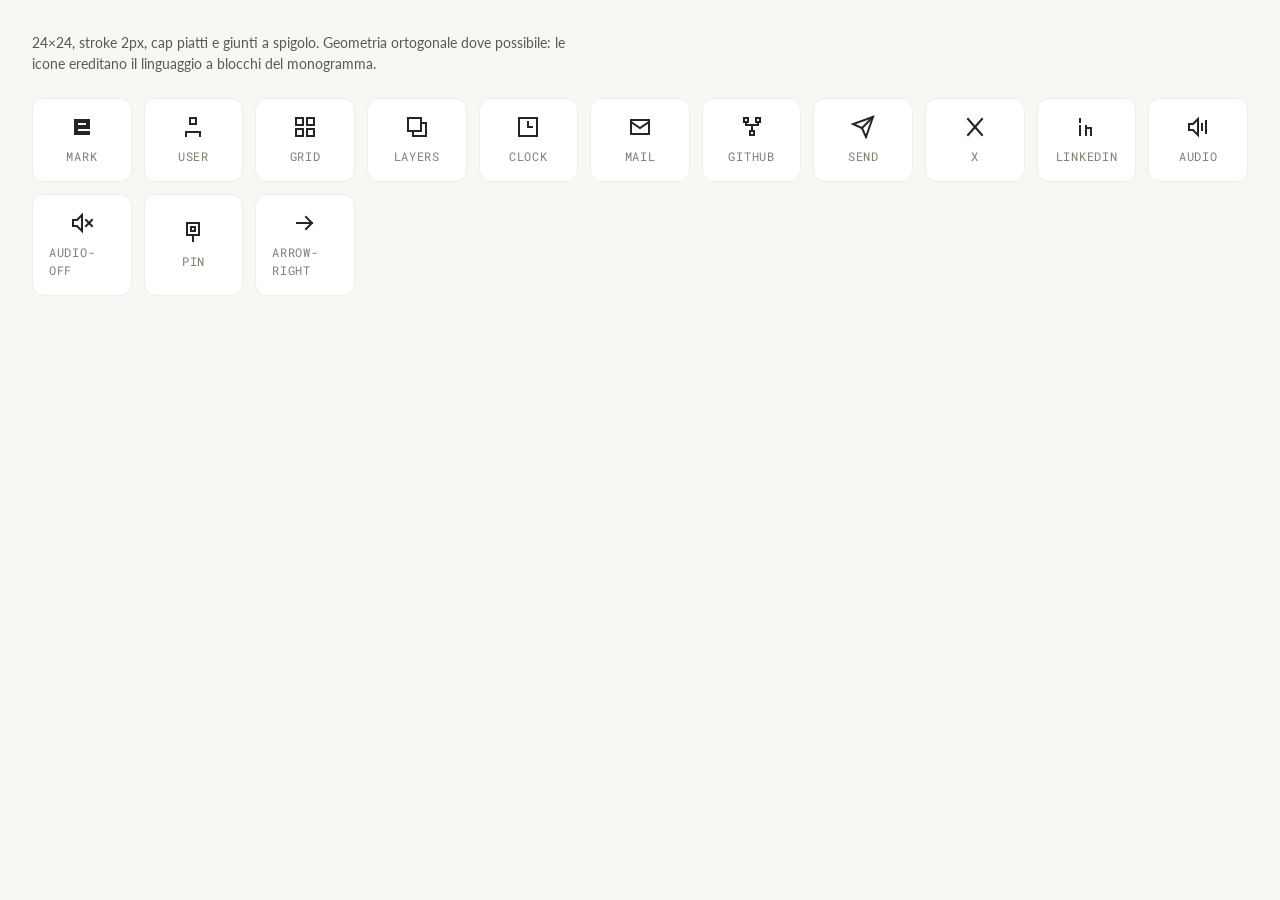
<file: design-sync/icons-set.html>
<!-- @dsCard group="Icons" name="Icone — set 24×24 ortogonale" -->
<!DOCTYPE html>
<html lang="it">
<head>
<meta charset="UTF-8">
<meta name="viewport" content="width=device-width, initial-scale=1.0">
<title>edi.md — Icone</title>
<link href="https://fonts.googleapis.com/css2?family=Inter:opsz,wght@14..32,400;14..32,500;14..32,600&family=Lato:wght@400;700&family=Roboto+Mono:wght@400;500&display=swap" rel="stylesheet">
<style>
/* Base condivisa card design-sync — token copiati da design-system.css :root */
:root {
  --white: #ffffff;
  --cursor-orange: #f54e00;
  --ink: #26251e;
  --color-bg: #f7f7f4;
  --color-bg-muted: #efeee8;
  --color-bg-subtle: #fafaf7;
  --color-surface: var(--white);
  --color-surface-strong: var(--ink);
  --color-text: var(--ink);
  --color-text-muted: #5a5852;
  --color-text-soft: #807d72;
  --color-text-inverse: var(--white);
  --color-border: #e6e5e0;
  --color-border-muted: #efeee8;
  --color-border-strong: var(--ink);
  --color-accent: var(--cursor-orange);
  --color-accent-hover: #d04200;
  --color-accent-active: #b83a00;
  --color-accent-deep: #c73a00;
  --color-accent-soft: #fff1e6;
  --color-accent-border: #f5b892;
  --color-focus: var(--cursor-orange);
  --color-danger: #b42318;
  --color-success: #1f8a65;
  --color-warning: #946200;

  --font-sans: "Lato", system-ui, -apple-system, "Segoe UI", sans-serif;
  --font-display: "Inter", system-ui, -apple-system, "Helvetica Neue", sans-serif;
  --font-code: "Fira Code", "Roboto Mono", monospace;
  --font-mono-ui: "Roboto Mono", monospace;

  --tracking-tight: -0.02em;
  --tracking-wide: 0.06em;

  --text-xs: 12px;
  --text-sm: 14px;
  --text-md: 16px;
  --text-lg: clamp(16px, 0.5vw + 15px, 18px);
  --text-xl: clamp(20px, 1vw + 16px, 24px);
  --text-2xl: clamp(25px, 1.8vw + 18px, 32px);
  --text-3xl: clamp(33px, 2.8vw + 22px, 44px);

  --leading-xs: 1.35;
  --leading-sm: 1.45;
  --leading-md: 1.5;
  --leading-lg: 1.55;
  --leading-xl: 1.35;
  --leading-2xl: 1.25;
  --leading-3xl: 1.18;

  --space-1: 4px;
  --space-2: 8px;
  --space-3: 12px;
  --space-4: 16px;
  --space-5: clamp(20px, 1vw + 16px, 24px);
  --space-6: clamp(24px, 2vw + 16px, 32px);
  --space-7: clamp(34px, 3.5vw + 20px, 48px);

  --radius-xs: 4px;
  --radius-sm: 8px;
  --radius-md: 12px;
  --radius-lg: 16px;
  --radius-xl: 20px;
  --radius-pill: 999px;

  --border-thin: 1px solid var(--color-border);
  --border-muted: 1px solid var(--color-border-muted);
  --border-strong: 1px solid var(--color-border-strong);

  --shadow-sm: 0 1px 2px rgb(38 37 30 / 0.04);
  --shadow-md: 0 4px 12px rgb(38 37 30 / 0.06);
  --shadow-focus: 0 0 0 3px rgb(245 78 0 / 0.25);

  --duration-fast: 120ms;
  --duration-base: 180ms;
  --duration-slow: 260ms;
  --ease-standard: cubic-bezier(0.2, 0, 0, 1);
}

*, *::before, *::after { box-sizing: border-box; margin: 0; padding: 0; }

body {
  background: var(--color-bg);
  color: var(--color-text);
  font-family: var(--font-sans);
  font-size: var(--text-md);
  line-height: var(--leading-md);
  padding: var(--space-6);
  -webkit-font-smoothing: antialiased;
}

.card-label {
  font-family: var(--font-mono-ui);
  font-size: var(--text-xs);
  letter-spacing: var(--tracking-wide);
  text-transform: uppercase;
  color: var(--color-text-soft);
}

p.lead { color: var(--color-text-muted); font-size: var(--text-sm); max-width: 560px; margin-bottom: var(--space-5); }
.icons { display: grid; grid-template-columns: repeat(auto-fill, minmax(96px, 1fr)); gap: var(--space-3); }
.cell {
  display: grid; gap: var(--space-2); justify-items: center; align-content: center;
  border: var(--border-muted); border-radius: var(--radius-md);
  background: var(--color-surface); padding: var(--space-4);
}
.cell svg { width: 24px; height: 24px; color: var(--ink); }
.cell:hover svg { color: var(--color-accent); }
</style>
</head>
<body>
<p class="lead">24×24, stroke 2px, cap piatti e giunti a spigolo. Geometria ortogonale dove possibile: le icone ereditano il linguaggio a blocchi del monogramma.</p>
<div class="icons">
  <div class="cell">
    <svg viewBox="0 0 24 24" fill="currentColor"><rect x="4" y="4" width="16" height="4"/><rect x="4" y="8" width="4" height="12"/><rect x="16" y="8" width="4" height="2"/><rect x="4" y="10" width="16" height="4"/><rect x="4" y="16" width="16" height="4"/></svg>
    <span class="card-label">mark</span>
  </div>
  <div class="cell">
    <svg viewBox="0 0 24 24" fill="none" stroke="currentColor" stroke-width="2" stroke-linecap="square" stroke-linejoin="miter"><rect x="9" y="3" width="6" height="6"/><path d="M5 21v-4h14v4"/></svg>
    <span class="card-label">user</span>
  </div>
  <div class="cell">
    <svg viewBox="0 0 24 24" fill="none" stroke="currentColor" stroke-width="2" stroke-linecap="square" stroke-linejoin="miter"><rect x="3" y="3" width="7" height="7"/><rect x="14" y="3" width="7" height="7"/><rect x="3" y="14" width="7" height="7"/><rect x="14" y="14" width="7" height="7"/></svg>
    <span class="card-label">grid</span>
  </div>
  <div class="cell">
    <svg viewBox="0 0 24 24" fill="none" stroke="currentColor" stroke-width="2" stroke-linecap="square" stroke-linejoin="miter"><rect x="3" y="3" width="13" height="13"/><path d="M8 16v5h13V8h-5"/></svg>
    <span class="card-label">layers</span>
  </div>
  <div class="cell">
    <svg viewBox="0 0 24 24" fill="none" stroke="currentColor" stroke-width="2" stroke-linecap="square" stroke-linejoin="miter"><rect x="3" y="3" width="18" height="18"/><path d="M12 7v5h4"/></svg>
    <span class="card-label">clock</span>
  </div>
  <div class="cell">
    <svg viewBox="0 0 24 24" fill="none" stroke="currentColor" stroke-width="2" stroke-linecap="square" stroke-linejoin="miter"><rect x="3" y="5" width="18" height="14"/><path d="M3 7l9 6 9-6"/></svg>
    <span class="card-label">mail</span>
  </div>
  <div class="cell">
    <svg viewBox="0 0 24 24" fill="none" stroke="currentColor" stroke-width="2" stroke-linecap="square" stroke-linejoin="miter"><rect x="4" y="3" width="4" height="4"/><rect x="16" y="3" width="4" height="4"/><rect x="10" y="16" width="4" height="4"/><path d="M6 7v3h12V7"/><path d="M12 10v6"/></svg>
    <span class="card-label">github</span>
  </div>
  <div class="cell">
    <svg viewBox="0 0 24 24" fill="none" stroke="currentColor" stroke-width="2" stroke-linecap="square" stroke-linejoin="miter"><path d="M22 2L11 13"/><path d="M22 2L15 22l-4-9-9-4z"/></svg>
    <span class="card-label">send</span>
  </div>
  <div class="cell">
    <svg viewBox="0 0 24 24" fill="none" stroke="currentColor" stroke-width="2" stroke-linecap="square" stroke-linejoin="miter"><path d="M5 4l14 16"/><path d="M19 4L5 20"/></svg>
    <span class="card-label">x</span>
  </div>
  <div class="cell">
    <svg viewBox="0 0 24 24" fill="none" stroke="currentColor" stroke-width="2" stroke-linecap="square" stroke-linejoin="miter"><path d="M5 4v3"/><path d="M5 11v9"/><path d="M11 20v-9"/><path d="M11 13h5v7"/></svg>
    <span class="card-label">linkedin</span>
  </div>
  <div class="cell">
    <svg viewBox="0 0 24 24" fill="none" stroke="currentColor" stroke-width="2" stroke-linecap="square" stroke-linejoin="miter"><path d="M3 9h4l5-5v16l-5-5H3V9z"/><path d="M16 9v6"/><path d="M20 6v12"/></svg>
    <span class="card-label">audio</span>
  </div>
  <div class="cell">
    <svg viewBox="0 0 24 24" fill="none" stroke="currentColor" stroke-width="2" stroke-linecap="square" stroke-linejoin="miter"><path d="M3 9h4l5-5v16l-5-5H3V9z"/><path d="M16 9l6 6"/><path d="M22 9l-6 6"/></svg>
    <span class="card-label">audio-off</span>
  </div>
  <div class="cell">
    <svg viewBox="0 0 24 24" fill="none" stroke="currentColor" stroke-width="2" stroke-linecap="square" stroke-linejoin="miter"><rect x="6" y="3" width="12" height="12"/><rect x="10" y="7" width="4" height="4"/><path d="M12 15v6"/></svg>
    <span class="card-label">pin</span>
  </div>
  <div class="cell">
    <svg viewBox="0 0 24 24" fill="none" stroke="currentColor" stroke-width="2" stroke-linecap="square" stroke-linejoin="miter"><path d="M4 12h15"/><path d="M13 6l6 6-6 6"/></svg>
    <span class="card-label">arrow-right</span>
  </div>
</div>
</body>
</html>
</file>
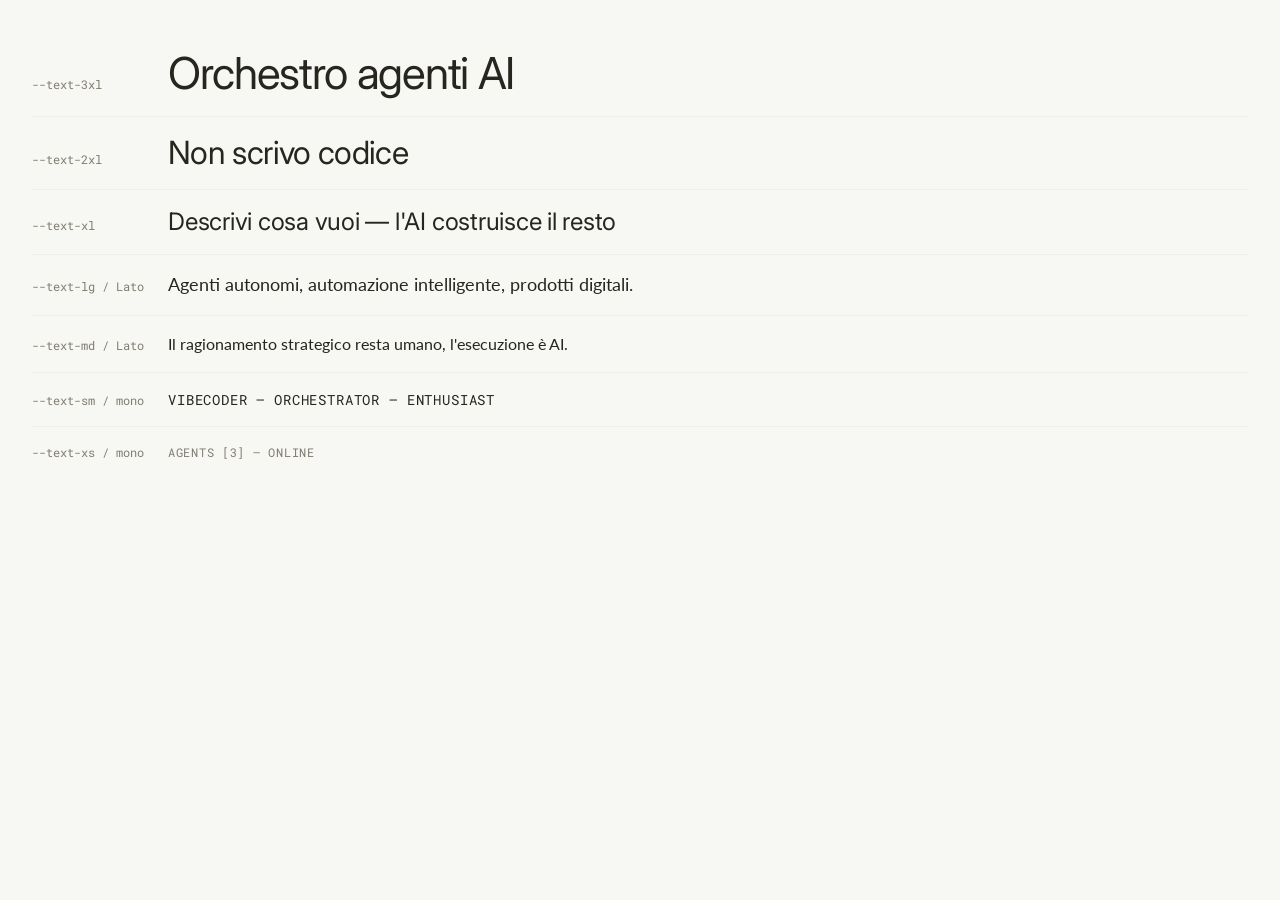
<file: design-sync/type-scale.html>
<!-- @dsCard group="Type" name="Scala tipografica" -->
<!DOCTYPE html>
<html lang="it">
<head>
<meta charset="UTF-8">
<meta name="viewport" content="width=device-width, initial-scale=1.0">
<title>edi.md — Scala tipografica</title>
<link href="https://fonts.googleapis.com/css2?family=Inter:opsz,wght@14..32,400;14..32,500;14..32,600&family=Lato:wght@400;700&family=Roboto+Mono:wght@400;500&display=swap" rel="stylesheet">
<style>
/* Base condivisa card design-sync — token copiati da design-system.css :root */
:root {
  --white: #ffffff;
  --cursor-orange: #f54e00;
  --ink: #26251e;
  --color-bg: #f7f7f4;
  --color-bg-muted: #efeee8;
  --color-bg-subtle: #fafaf7;
  --color-surface: var(--white);
  --color-surface-strong: var(--ink);
  --color-text: var(--ink);
  --color-text-muted: #5a5852;
  --color-text-soft: #807d72;
  --color-text-inverse: var(--white);
  --color-border: #e6e5e0;
  --color-border-muted: #efeee8;
  --color-border-strong: var(--ink);
  --color-accent: var(--cursor-orange);
  --color-accent-hover: #d04200;
  --color-accent-active: #b83a00;
  --color-accent-deep: #c73a00;
  --color-accent-soft: #fff1e6;
  --color-accent-border: #f5b892;
  --color-focus: var(--cursor-orange);
  --color-danger: #b42318;
  --color-success: #1f8a65;
  --color-warning: #946200;

  --font-sans: "Lato", system-ui, -apple-system, "Segoe UI", sans-serif;
  --font-display: "Inter", system-ui, -apple-system, "Helvetica Neue", sans-serif;
  --font-code: "Fira Code", "Roboto Mono", monospace;
  --font-mono-ui: "Roboto Mono", monospace;

  --tracking-tight: -0.02em;
  --tracking-wide: 0.06em;

  --text-xs: 12px;
  --text-sm: 14px;
  --text-md: 16px;
  --text-lg: clamp(16px, 0.5vw + 15px, 18px);
  --text-xl: clamp(20px, 1vw + 16px, 24px);
  --text-2xl: clamp(25px, 1.8vw + 18px, 32px);
  --text-3xl: clamp(33px, 2.8vw + 22px, 44px);

  --leading-xs: 1.35;
  --leading-sm: 1.45;
  --leading-md: 1.5;
  --leading-lg: 1.55;
  --leading-xl: 1.35;
  --leading-2xl: 1.25;
  --leading-3xl: 1.18;

  --space-1: 4px;
  --space-2: 8px;
  --space-3: 12px;
  --space-4: 16px;
  --space-5: clamp(20px, 1vw + 16px, 24px);
  --space-6: clamp(24px, 2vw + 16px, 32px);
  --space-7: clamp(34px, 3.5vw + 20px, 48px);

  --radius-xs: 4px;
  --radius-sm: 8px;
  --radius-md: 12px;
  --radius-lg: 16px;
  --radius-xl: 20px;
  --radius-pill: 999px;

  --border-thin: 1px solid var(--color-border);
  --border-muted: 1px solid var(--color-border-muted);
  --border-strong: 1px solid var(--color-border-strong);

  --shadow-sm: 0 1px 2px rgb(38 37 30 / 0.04);
  --shadow-md: 0 4px 12px rgb(38 37 30 / 0.06);
  --shadow-focus: 0 0 0 3px rgb(245 78 0 / 0.25);

  --duration-fast: 120ms;
  --duration-base: 180ms;
  --duration-slow: 260ms;
  --ease-standard: cubic-bezier(0.2, 0, 0, 1);
}

*, *::before, *::after { box-sizing: border-box; margin: 0; padding: 0; }

body {
  background: var(--color-bg);
  color: var(--color-text);
  font-family: var(--font-sans);
  font-size: var(--text-md);
  line-height: var(--leading-md);
  padding: var(--space-6);
  -webkit-font-smoothing: antialiased;
}

.card-label {
  font-family: var(--font-mono-ui);
  font-size: var(--text-xs);
  letter-spacing: var(--tracking-wide);
  text-transform: uppercase;
  color: var(--color-text-soft);
}

.type-row {
  display: grid; grid-template-columns: 120px 1fr; align-items: baseline; gap: var(--space-4);
  padding: var(--space-4) 0; border-bottom: var(--border-muted);
}
.type-row:last-child { border-bottom: 0; }
.type-meta { font-family: var(--font-mono-ui); font-size: var(--text-xs); color: var(--color-text-soft); }
</style>
</head>
<body>
<div class="type-row">
  <span class="type-meta">--text-3xl</span>
  <span style="font-family: var(--font-display); font-size: var(--text-3xl); letter-spacing: -0.03em; line-height: var(--leading-3xl);">Orchestro agenti AI</span>
</div>
<div class="type-row">
  <span class="type-meta">--text-2xl</span>
  <span style="font-family: var(--font-display); font-size: var(--text-2xl); letter-spacing: -0.02em; line-height: var(--leading-2xl);">Non scrivo codice</span>
</div>
<div class="type-row">
  <span class="type-meta">--text-xl</span>
  <span style="font-family: var(--font-display); font-size: var(--text-xl); letter-spacing: -0.01em; line-height: var(--leading-xl);">Descrivi cosa vuoi — l'AI costruisce il resto</span>
</div>
<div class="type-row">
  <span class="type-meta">--text-lg / Lato</span>
  <span style="font-size: var(--text-lg); line-height: var(--leading-lg);">Agenti autonomi, automazione intelligente, prodotti digitali.</span>
</div>
<div class="type-row">
  <span class="type-meta">--text-md / Lato</span>
  <span style="font-size: var(--text-md);">Il ragionamento strategico resta umano, l'esecuzione è AI.</span>
</div>
<div class="type-row">
  <span class="type-meta">--text-sm / mono</span>
  <span style="font-family: var(--font-mono-ui); font-size: var(--text-sm); letter-spacing: var(--tracking-wide); text-transform: uppercase;">Vibecoder — Orchestrator — Enthusiast</span>
</div>
<div class="type-row">
  <span class="type-meta">--text-xs / mono</span>
  <span style="font-family: var(--font-mono-ui); font-size: var(--text-xs); letter-spacing: var(--tracking-wide); text-transform: uppercase; color: var(--color-text-soft);">Agents [3] — Online</span>
</div>
</body>
</html>
</file>
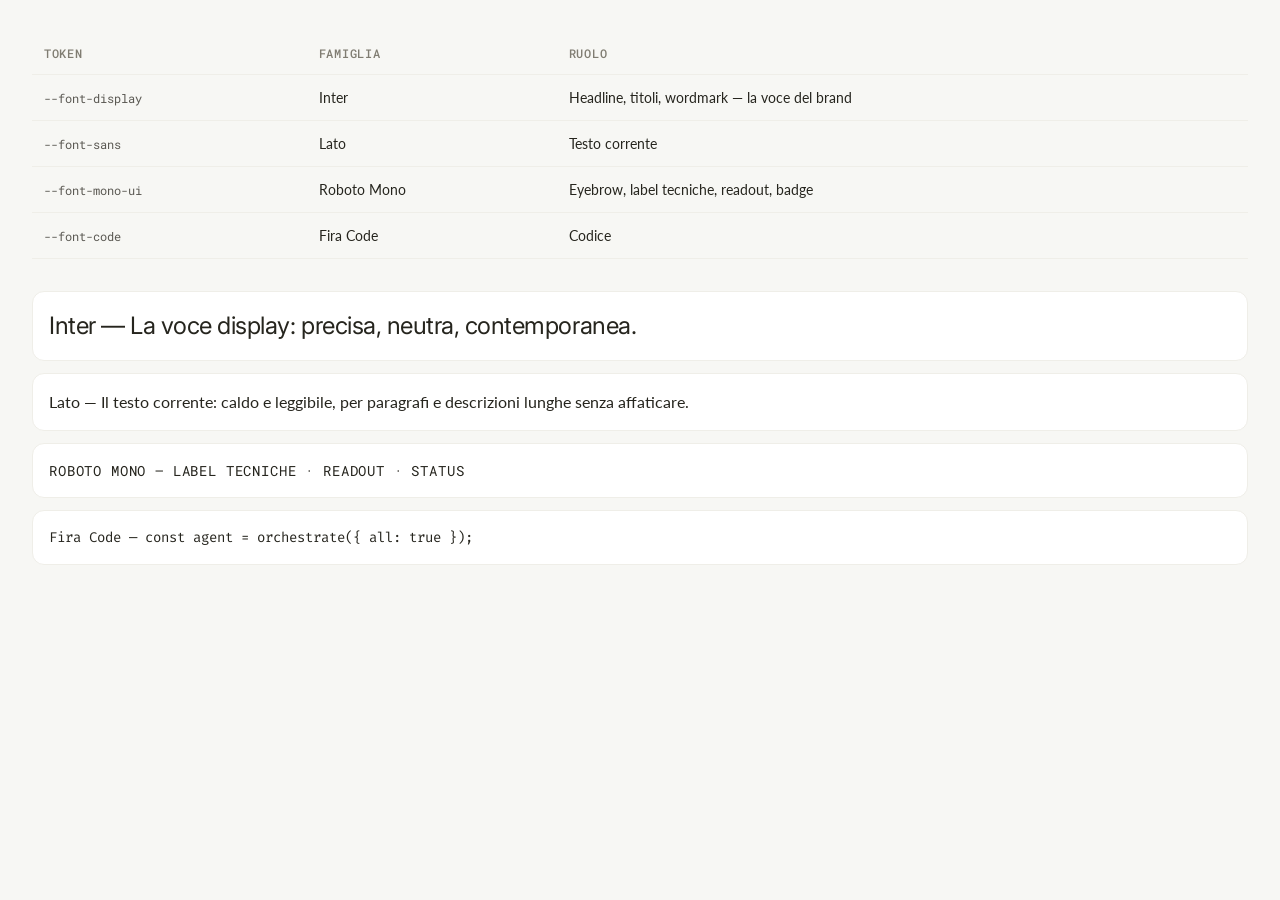
<file: design-sync/type-ui.html>
<!-- @dsCard group="Type" name="Voci — famiglie e ruoli" -->
<!DOCTYPE html>
<html lang="it">
<head>
<meta charset="UTF-8">
<meta name="viewport" content="width=device-width, initial-scale=1.0">
<title>edi.md — Voci tipografiche</title>
<link href="https://fonts.googleapis.com/css2?family=Fira+Code:wght@300..700&family=Inter:opsz,wght@14..32,400;14..32,500;14..32,600&family=Lato:wght@400;700&family=Roboto+Mono:wght@400;500&display=swap" rel="stylesheet">
<style>
/* Base condivisa card design-sync — token copiati da design-system.css :root */
:root {
  --white: #ffffff;
  --cursor-orange: #f54e00;
  --ink: #26251e;
  --color-bg: #f7f7f4;
  --color-bg-muted: #efeee8;
  --color-bg-subtle: #fafaf7;
  --color-surface: var(--white);
  --color-surface-strong: var(--ink);
  --color-text: var(--ink);
  --color-text-muted: #5a5852;
  --color-text-soft: #807d72;
  --color-text-inverse: var(--white);
  --color-border: #e6e5e0;
  --color-border-muted: #efeee8;
  --color-border-strong: var(--ink);
  --color-accent: var(--cursor-orange);
  --color-accent-hover: #d04200;
  --color-accent-active: #b83a00;
  --color-accent-deep: #c73a00;
  --color-accent-soft: #fff1e6;
  --color-accent-border: #f5b892;
  --color-focus: var(--cursor-orange);
  --color-danger: #b42318;
  --color-success: #1f8a65;
  --color-warning: #946200;

  --font-sans: "Lato", system-ui, -apple-system, "Segoe UI", sans-serif;
  --font-display: "Inter", system-ui, -apple-system, "Helvetica Neue", sans-serif;
  --font-code: "Fira Code", "Roboto Mono", monospace;
  --font-mono-ui: "Roboto Mono", monospace;

  --tracking-tight: -0.02em;
  --tracking-wide: 0.06em;

  --text-xs: 12px;
  --text-sm: 14px;
  --text-md: 16px;
  --text-lg: clamp(16px, 0.5vw + 15px, 18px);
  --text-xl: clamp(20px, 1vw + 16px, 24px);
  --text-2xl: clamp(25px, 1.8vw + 18px, 32px);
  --text-3xl: clamp(33px, 2.8vw + 22px, 44px);

  --leading-xs: 1.35;
  --leading-sm: 1.45;
  --leading-md: 1.5;
  --leading-lg: 1.55;
  --leading-xl: 1.35;
  --leading-2xl: 1.25;
  --leading-3xl: 1.18;

  --space-1: 4px;
  --space-2: 8px;
  --space-3: 12px;
  --space-4: 16px;
  --space-5: clamp(20px, 1vw + 16px, 24px);
  --space-6: clamp(24px, 2vw + 16px, 32px);
  --space-7: clamp(34px, 3.5vw + 20px, 48px);

  --radius-xs: 4px;
  --radius-sm: 8px;
  --radius-md: 12px;
  --radius-lg: 16px;
  --radius-xl: 20px;
  --radius-pill: 999px;

  --border-thin: 1px solid var(--color-border);
  --border-muted: 1px solid var(--color-border-muted);
  --border-strong: 1px solid var(--color-border-strong);

  --shadow-sm: 0 1px 2px rgb(38 37 30 / 0.04);
  --shadow-md: 0 4px 12px rgb(38 37 30 / 0.06);
  --shadow-focus: 0 0 0 3px rgb(245 78 0 / 0.25);

  --duration-fast: 120ms;
  --duration-base: 180ms;
  --duration-slow: 260ms;
  --ease-standard: cubic-bezier(0.2, 0, 0, 1);
}

*, *::before, *::after { box-sizing: border-box; margin: 0; padding: 0; }

body {
  background: var(--color-bg);
  color: var(--color-text);
  font-family: var(--font-sans);
  font-size: var(--text-md);
  line-height: var(--leading-md);
  padding: var(--space-6);
  -webkit-font-smoothing: antialiased;
}

.card-label {
  font-family: var(--font-mono-ui);
  font-size: var(--text-xs);
  letter-spacing: var(--tracking-wide);
  text-transform: uppercase;
  color: var(--color-text-soft);
}

table { width: 100%; border-collapse: collapse; font-size: var(--text-sm); margin-bottom: var(--space-6); }
th, td { text-align: left; padding: var(--space-3); border-bottom: var(--border-muted); }
th { font-family: var(--font-mono-ui); font-size: var(--text-xs); letter-spacing: var(--tracking-wide); text-transform: uppercase; color: var(--color-text-soft); font-weight: 500; }
td:first-child { font-family: var(--font-mono-ui); font-size: var(--text-xs); color: var(--color-text-muted); }
.specimen { display: grid; gap: var(--space-3); }
.specimen > div { border: var(--border-muted); border-radius: var(--radius-md); background: var(--color-surface); padding: var(--space-4); }
</style>
</head>
<body>
<table>
  <thead><tr><th>Token</th><th>Famiglia</th><th>Ruolo</th></tr></thead>
  <tbody>
    <tr><td>--font-display</td><td>Inter</td><td>Headline, titoli, wordmark — la voce del brand</td></tr>
    <tr><td>--font-sans</td><td>Lato</td><td>Testo corrente</td></tr>
    <tr><td>--font-mono-ui</td><td>Roboto Mono</td><td>Eyebrow, label tecniche, readout, badge</td></tr>
    <tr><td>--font-code</td><td>Fira Code</td><td>Codice</td></tr>
  </tbody>
</table>
<div class="specimen">
  <div style="font-family: var(--font-display); font-size: var(--text-xl); letter-spacing: var(--tracking-tight);">Inter — La voce display: precisa, neutra, contemporanea.</div>
  <div style="font-size: var(--text-md); line-height: var(--leading-md);">Lato — Il testo corrente: caldo e leggibile, per paragrafi e descrizioni lunghe senza affaticare.</div>
  <div style="font-family: var(--font-mono-ui); font-size: var(--text-sm); letter-spacing: var(--tracking-wide); text-transform: uppercase;">Roboto Mono — Label tecniche · Readout · Status</div>
  <div style="font-family: var(--font-code); font-size: var(--text-sm);">Fira Code — const agent = orchestrate({ all: true });</div>
</div>
</body>
</html>
</file>
<file: design-system.css>
@import url("https://fonts.googleapis.com/css2?family=Fira+Code:wght@300..700&family=Google+Sans+Code:ital,wght,MONO@0,300..800,1;1,300..800,1&family=Inter:opsz,wght@14..32,400;14..32,500;14..32,600;14..32,700&family=Lato:ital,wght@0,100;0,300;0,400;0,700;0,900;1,100;1,300;1,400;1,700;1,900&family=Roboto+Mono:ital,wght@0,100..700;1,100..700&display=swap");

:root {
  --jet-black: #2d3142;
  --midnight: #1a1d2e;
  --silver: #bfc0c0;
  --fog: #e8e9eb;
  --white: #ffffff;
  --cursor-orange: #f54e00;
  --cursor-orange-active: #d04200;
  --blue-slate: #4f5d75;

  --ink: #26251e;
  --color-bg: #f7f7f4;
  --color-bg-muted: #efeee8;
  --color-bg-subtle: #fafaf7;
  --color-surface: var(--white);
  --color-surface-muted: #f7f7f4;
  --color-surface-strong: var(--ink);
  --color-text: var(--ink);
  --color-text-muted: #5a5852;
  --color-text-soft: #807d72;
  --color-text-inverse: var(--white);
  --color-border: #e6e5e0;
  --color-border-muted: #efeee8;
  --color-border-strong: var(--ink);
  --color-accent: var(--cursor-orange);
  --color-accent-hover: #d04200;
  --color-accent-active: #b83a00;
  --color-accent-deep: #c73a00;
  --color-accent-soft: #fff1e6;
  --color-accent-border: #f5b892;
  --color-focus: var(--cursor-orange);
  --color-danger: #b42318;
  --color-danger-soft: #fff1f0;
  --color-success: #1f8a65;
  --color-success-soft: #eaf7ef;
  --color-warning: #946200;
  --color-warning-soft: #fff6db;

  --font-sans: "Lato", system-ui, -apple-system, BlinkMacSystemFont, "Segoe UI", sans-serif;
  --font-display: "Inter", system-ui, -apple-system, "Helvetica Neue", sans-serif;
  --font-code: "Fira Code", "Google Sans Code", "Roboto Mono", monospace;
  --font-mono-ui: "Roboto Mono", "Google Sans Code", monospace;

  --tracking-tight: -0.02em;
  --tracking-normal: 0;
  --tracking-wide: 0.06em;

  --text-xs: 12px;
  --text-sm: 14px;
  --text-md: 16px;
  --text-lg: clamp(16px, 0.5vw + 15px, 18px);
  --text-xl: clamp(20px, 1vw + 16px, 24px);
  --text-2xl: clamp(25px, 1.8vw + 18px, 32px);
  --text-3xl: clamp(33px, 2.8vw + 22px, 44px);

  --leading-xs: 1.35;
  --leading-sm: 1.45;
  --leading-md: 1.5;
  --leading-lg: 1.55;
  --leading-xl: 1.35;
  --leading-2xl: 1.25;
  --leading-3xl: 1.18;

  --space-0: 0;
  --space-1: 4px;
  --space-2: 8px;
  --space-3: 12px;
  --space-4: 16px;
  --space-5: clamp(20px, 1vw + 16px, 24px);
  --space-6: clamp(24px, 2vw + 16px, 32px);
  --space-7: clamp(34px, 3.5vw + 20px, 48px);
  --space-8: clamp(44px, 5vw + 24px, 64px);
  --space-9: clamp(52px, 7vw + 24px, 80px);
  --space-10: clamp(60px, 9vw + 24px, 96px);
  --space-11: clamp(72px, 14vw + 16px, 128px);

  --radius-xs: 4px;
  --radius-sm: 8px;
  --radius-md: 12px;
  --radius-lg: 16px;
  --radius-xl: 20px;
  --radius-pill: 999px;

  --border-thin: 1px solid var(--color-border);
  --border-muted: 1px solid var(--color-border-muted);
  --border-strong: 1px solid var(--color-border-strong);

  --shadow-sm: 0 1px 2px rgb(38 37 30 / 0.04);
  --shadow-md: 0 4px 12px rgb(38 37 30 / 0.06);
  --shadow-lg: 0 8px 24px rgb(38 37 30 / 0.08);
  --shadow-focus: 0 0 0 3px rgb(245 78 0 / 0.25);

  --duration-fast: 120ms;
  --duration-base: 180ms;
  --duration-slow: 260ms;
  --ease-standard: cubic-bezier(0.2, 0, 0, 1);

  --container-sm: 720px;
  --container-md: 960px;
  --container-lg: 1180px;
  --control-height-sm: 32px;
  --control-height-md: 40px;
  --control-height-lg: 48px;
}

*,
*::before,
*::after {
  box-sizing: border-box;
}

html {
  background: var(--color-bg);
  color: var(--color-text);
  font-family: var(--font-sans);
  font-size: 16px;
  line-height: var(--leading-md);
  text-rendering: optimizeLegibility;
}

body {
  margin: 0;
  min-width: 320px;
  background: var(--color-bg);
  color: var(--color-text);
  font-family: var(--font-sans);
  font-size: var(--text-md);
  line-height: var(--leading-md);
}

img,
svg,
video,
canvas {
  display: block;
  max-width: 100%;
}

button,
input,
select,
textarea {
  font: inherit;
}

a {
  color: var(--color-text);
  text-decoration-color: var(--color-accent);
  text-decoration-thickness: 2px;
  text-underline-offset: 3px;
  transition: color var(--duration-fast) var(--ease-standard);
}

a:hover {
  color: var(--color-accent-hover);
}

:focus-visible {
  outline: 2px solid var(--color-focus);
  outline-offset: 3px;
}

::selection {
  background: var(--color-accent-soft);
  color: var(--color-text);
}

h1,
h2,
h3,
h4 {
  margin: 0 0 var(--space-3);
  color: var(--color-text);
  font-family: var(--font-display);
  font-weight: 400;
  letter-spacing: -0.015em;
}

h1,
.ds-heading-1 {
  font-size: var(--text-3xl);
  letter-spacing: -0.03em;
  line-height: var(--leading-3xl);
}

h2,
.ds-heading-2 {
  font-size: var(--text-2xl);
  letter-spacing: -0.02em;
  line-height: var(--leading-2xl);
}

h3,
.ds-heading-3 {
  font-size: var(--text-xl);
  letter-spacing: -0.01em;
  line-height: var(--leading-xl);
}

h4,
.ds-heading-4 {
  font-size: var(--text-lg);
  letter-spacing: -0.005em;
  line-height: var(--leading-lg);
}

p {
  margin: 0 0 var(--space-4);
}

small,
.ds-caption {
  color: var(--color-text-muted);
  font-size: var(--text-xs);
  line-height: var(--leading-xs);
}

code,
kbd,
pre,
samp {
  font-family: var(--font-code);
}

code,
kbd {
  border: var(--border-muted);
  border-radius: var(--radius-sm);
  background: var(--color-bg-muted);
  color: var(--color-text);
  font-size: 0.9em;
  padding: 0.12em 0.35em;
}

pre {
  overflow: auto;
  border: var(--border-muted);
  border-radius: var(--radius-md);
  background: var(--color-surface-strong);
  color: var(--color-text-inverse);
  font-size: var(--text-sm);
  line-height: var(--leading-sm);
  margin: 0 0 var(--space-5);
  padding: var(--space-4);
}

.ds-container {
  width: min(100% - 32px, var(--container-lg));
  margin-inline: auto;
}

.ds-stack {
  display: grid;
  gap: var(--space-4);
}

.ds-cluster {
  display: flex;
  flex-wrap: wrap;
  align-items: center;
  gap: var(--space-3);
}

.ds-shell {
  display: grid;
  min-height: 100vh;
  grid-template-columns: 260px minmax(0, 1fr);
  background: var(--color-bg);
}

.ds-sidebar {
  border-right: 1px solid rgb(255 255 255 / 0.12);
  background: var(--color-surface-strong);
  color: var(--color-text-inverse);
  padding: var(--space-5);
}

.ds-main {
  min-width: 0;
  padding: var(--space-6);
}

.ds-button {
  display: inline-flex;
  min-height: 44px;
  align-items: center;
  justify-content: center;
  gap: var(--space-2);
  border: 1px solid transparent;
  border-radius: var(--radius-sm);
  cursor: pointer;
  font-family: var(--font-sans);
  font-size: var(--text-sm);
  font-weight: 500;
  line-height: 1;
  padding: 12px 24px;
  text-decoration: none;
  transition:
    background-color var(--duration-base) var(--ease-standard),
    border-color var(--duration-base) var(--ease-standard),
    color var(--duration-base) var(--ease-standard);
}

.ds-button:focus-visible {
  box-shadow: var(--shadow-focus);
}

.ds-button:disabled,
.ds-button[aria-disabled="true"] {
  cursor: not-allowed;
  opacity: 0.58;
}

.ds-button--primary {
  background: var(--color-accent);
  color: var(--white);
}

.ds-button--primary:hover {
  background: var(--color-accent-hover);
  color: var(--white);
}

.ds-button--dark {
  background: var(--ink);
  color: var(--white);
}

.ds-button--dark:hover {
  background: #000;
  color: var(--white);
}

.ds-button--secondary {
  border-color: var(--color-border-strong);
  background: var(--color-surface);
  color: var(--color-text);
}

.ds-button--secondary:hover {
  background: var(--color-bg-muted);
  color: var(--color-text);
}

.ds-button--ghost {
  background: transparent;
  color: var(--color-text);
}

.ds-button--ghost:hover {
  background: var(--color-bg-muted);
  color: var(--color-text);
}

.ds-button--danger {
  background: var(--color-danger);
  color: var(--color-text-inverse);
}

.ds-button--danger:hover {
  background: #951c14;
  color: var(--color-text-inverse);
}

.ds-button--icon {
  width: var(--control-height-md);
  padding-inline: 0;
}

.ds-field {
  display: grid;
  gap: var(--space-2);
}

.ds-label {
  color: var(--color-text);
  font-size: var(--text-sm);
  font-weight: 700;
  line-height: var(--leading-sm);
}

.ds-input,
.ds-select,
.ds-textarea {
  width: 100%;
  border: var(--border-thin);
  border-radius: var(--radius-md);
  background: var(--color-surface);
  color: var(--color-text);
  font-size: var(--text-sm);
  line-height: var(--leading-sm);
  transition:
    border-color var(--duration-fast) var(--ease-standard),
    box-shadow var(--duration-fast) var(--ease-standard),
    background-color var(--duration-fast) var(--ease-standard);
}

.ds-input,
.ds-select {
  min-height: var(--control-height-md);
  padding: 9px var(--space-3);
}

.ds-textarea {
  min-height: 112px;
  resize: vertical;
  padding: var(--space-3);
}

.ds-input:hover,
.ds-select:hover,
.ds-textarea:hover {
  border-color: var(--color-border-strong);
}

.ds-input:focus,
.ds-select:focus,
.ds-textarea:focus {
  border-color: var(--color-focus);
  box-shadow: var(--shadow-focus);
  outline: none;
}

.ds-input:disabled,
.ds-select:disabled,
.ds-textarea:disabled {
  background: var(--color-bg-muted);
  color: var(--color-text-muted);
  cursor: not-allowed;
}

.ds-help-text {
  color: var(--color-text-muted);
  font-size: var(--text-xs);
  line-height: var(--leading-xs);
}

.ds-error-text {
  color: var(--color-danger);
  font-size: var(--text-xs);
  line-height: var(--leading-xs);
}

.ds-card {
  border: var(--border-muted);
  border-radius: var(--radius-md);
  background: var(--color-surface);
  color: var(--color-text);
  padding: var(--space-5);
}

.ds-card--interactive {
  cursor: pointer;
  transition:
    border-color var(--duration-fast) var(--ease-standard),
    box-shadow var(--duration-fast) var(--ease-standard),
    transform var(--duration-fast) var(--ease-standard);
}

.ds-card--interactive:hover {
  border-color: var(--color-accent);
}

.ds-badge {
  display: inline-flex;
  min-height: 24px;
  align-items: center;
  gap: var(--space-1);
  border: 1px solid transparent;
  border-radius: var(--radius-pill);
  font-size: var(--text-xs);
  font-weight: 700;
  line-height: var(--leading-xs);
  padding: 3px var(--space-2);
  white-space: nowrap;
}

.ds-badge--neutral {
  background: var(--color-bg-muted);
  color: var(--color-text-muted);
}

.ds-badge--accent {
  border-color: var(--color-accent-border);
  background: var(--color-accent-soft);
  color: var(--color-text);
}

.ds-badge--technical {
  border-color: var(--color-border-muted);
  background: var(--color-surface);
  color: var(--color-text-muted);
  font-family: var(--font-mono-ui);
  font-weight: 500;
}

.ds-tabs {
  display: flex;
  border-bottom: var(--border-muted);
  gap: var(--space-1);
}

.ds-tab {
  min-height: var(--control-height-md);
  border: 0;
  border-bottom: 2px solid transparent;
  background: transparent;
  color: var(--color-text-muted);
  cursor: pointer;
  font-size: var(--text-sm);
  font-weight: 700;
  padding: 0 var(--space-3);
}

.ds-tab:hover {
  color: var(--color-text);
}

.ds-tab[aria-selected="true"],
.ds-tab.is-active {
  border-bottom-color: var(--color-accent);
  color: var(--color-text);
}

.ds-table-wrap {
  overflow: auto;
  border: var(--border-muted);
  border-radius: var(--radius-md);
  background: var(--color-surface);
}

.ds-table {
  width: 100%;
  border-collapse: collapse;
  font-size: var(--text-sm);
  line-height: var(--leading-sm);
}

.ds-table th,
.ds-table td {
  border-bottom: var(--border-muted);
  padding: var(--space-3) var(--space-4);
  text-align: left;
  vertical-align: top;
}

.ds-table th {
  background: var(--color-bg-muted);
  color: var(--color-text);
  font-weight: 700;
}

.ds-table tbody tr:hover {
  background: var(--color-bg-subtle);
}

.ds-table tbody tr:last-child td {
  border-bottom: 0;
}

.ds-table .is-mono,
.ds-metric {
  font-family: var(--font-mono-ui);
  font-variant-numeric: tabular-nums;
}

.ds-modal {
  width: min(100% - 32px, 640px);
  border: 0;
  border-radius: var(--radius-lg);
  background: var(--color-surface);
  color: var(--color-text);
  box-shadow: var(--shadow-md);
  padding: 0;
}

.ds-modal::backdrop {
  background: rgb(45 49 66 / 0.48);
}

.ds-modal__header,
.ds-modal__body,
.ds-modal__footer {
  padding: var(--space-5);
}

.ds-modal__header {
  border-bottom: var(--border-muted);
}

.ds-modal__footer {
  display: flex;
  justify-content: flex-end;
  border-top: var(--border-muted);
  gap: var(--space-3);
}

.ds-toast {
  display: grid;
  max-width: 420px;
  border: var(--border-muted);
  border-left: 4px solid var(--color-accent);
  border-radius: var(--radius-md);
  background: var(--color-surface);
  box-shadow: var(--shadow-md);
  color: var(--color-text);
  gap: var(--space-1);
  padding: var(--space-4);
}

.ds-tooltip {
  max-width: 260px;
  border-radius: var(--radius-sm);
  background: var(--color-surface-strong);
  color: var(--color-text-inverse);
  font-size: var(--text-xs);
  line-height: var(--leading-xs);
  padding: var(--space-2) var(--space-3);
}

.ds-empty-state {
  display: grid;
  min-height: 280px;
  place-items: center;
  border: 1px dashed var(--color-border);
  border-radius: var(--radius-md);
  background: var(--color-bg-subtle);
  padding: var(--space-6);
  text-align: center;
}

.ds-empty-state__content {
  width: min(100%, 440px);
}

.ds-graphic-grid {
  position: relative;
  isolation: isolate;
  background: var(--color-bg);
}

.ds-code-ribbon {
  position: relative;
  overflow: hidden;
  border-left: 4px solid var(--color-accent);
  background: var(--color-bg-muted);
}

.ds-code-ribbon::before {
  display: block;
  color: var(--color-text-muted);
  content: "const system = { precise: true, human: true };";
  font-family: var(--font-code);
  font-size: var(--text-xs);
  line-height: var(--leading-xs);
  opacity: 0.72;
  padding: var(--space-3) var(--space-4);
  white-space: nowrap;
}

.ds-circuit-panel {
  position: relative;
  overflow: hidden;
  border: var(--border-muted);
  border-radius: var(--radius-md);
  background: var(--color-surface);
}

.ds-accent-rule {
  display: grid;
  grid-template-columns: 4px minmax(0, 1fr);
  gap: var(--space-3);
}

.ds-accent-rule::before {
  width: 4px;
  border-radius: var(--radius-pill);
  background: var(--color-accent);
  content: "";
}

.ds-metric-strip {
  display: grid;
  grid-template-columns: repeat(4, minmax(0, 1fr));
  border: var(--border-muted);
  border-radius: var(--radius-md);
  background: var(--color-surface);
}

.ds-metric-strip > * {
  min-width: 0;
  border-right: var(--border-muted);
  padding: var(--space-4);
}

.ds-metric-strip > *:last-child {
  border-right: 0;
}

.ds-status-dot {
  display: inline-block;
  width: 8px;
  height: 8px;
  border-radius: var(--radius-xs);
  background: var(--color-accent);
  vertical-align: middle;
}

.ds-status-dot--success {
  background: var(--color-success);
}

.ds-status-dot--warning {
  background: var(--color-warning);
}

.ds-status-dot--danger {
  background: var(--color-danger);
}

.ds-sr-only {
  position: absolute;
  width: 1px;
  height: 1px;
  overflow: hidden;
  clip: rect(0, 0, 0, 0);
  clip-path: inset(50%);
  white-space: nowrap;
}

/* ─── Personal Brand Components ──────────────────────────────────────── */

.ds-hero {
  position: relative;
  isolation: isolate;
  background: var(--color-bg);
  color: var(--color-text);
  padding-block: var(--space-9);
  padding-inline: var(--space-6);
}

.ds-hero__inner {
  display: grid;
  grid-template-columns: 1.1fr 0.9fr;
  align-items: center;
  gap: var(--space-8);
  width: min(100%, 1100px);
  margin-inline: auto;
}

.ds-hero__media {
  position: relative;
  display: flex;
  justify-content: center;
}

.ds-hero__eyebrow {
  color: var(--color-accent);
  font-family: var(--font-mono-ui);
  font-size: var(--text-sm);
  font-weight: 500;
  letter-spacing: var(--tracking-wide);
  margin-bottom: var(--space-4);
  text-transform: uppercase;
  animation: fade-up 0.5s var(--ease-standard) both;
  animation-delay: 0.05s;
}

.ds-hero__headline {
  font-family: var(--font-display);
  font-size: clamp(44px, 8vw, 96px);
  font-weight: 400;
  letter-spacing: -0.035em;
  line-height: 0.98;
  margin-bottom: var(--space-5);
  animation: fade-up 0.6s var(--ease-standard) both;
  animation-delay: 0.15s;
}

.ds-hero__headline em {
  color: var(--color-accent);
  font-style: normal;
}

.ds-hero__sub {
  color: var(--color-text-muted);
  font-size: var(--text-lg);
  line-height: var(--leading-lg);
  margin-bottom: var(--space-7);
  max-width: 540px;
  animation: fade-up 0.6s var(--ease-standard) both;
  animation-delay: 0.28s;
}

.ds-hero__actions {
  display: flex;
  flex-wrap: wrap;
  align-items: center;
  gap: var(--space-3);
  animation: fade-up 0.6s var(--ease-standard) both;
  animation-delay: 0.4s;
}

/* Project card */

.ds-project-card {
  display: grid;
  grid-template-rows: auto 1fr auto;
  border: 2px solid var(--ink);
  border-radius: var(--radius-xl);
  background: var(--color-surface);
  color: var(--color-text);
  overflow: hidden;
  transition:
    box-shadow var(--duration-base) var(--ease-standard),
    transform var(--duration-base) var(--ease-standard);
}

.ds-project-card:hover {
  border-color: var(--color-accent);
}

.ds-project-card__meta {
  border-bottom: var(--border-muted);
  color: var(--color-text-muted);
  font-family: var(--font-mono-ui);
  font-size: var(--text-xs);
  letter-spacing: var(--tracking-wide);
  padding: var(--space-3) var(--space-5);
  text-transform: uppercase;
}

.ds-project-card__body {
  padding: var(--space-5);
}

.ds-project-card__title {
  font-family: var(--font-display);
  font-size: var(--text-xl);
  font-weight: 400;
  letter-spacing: -0.015em;
  line-height: var(--leading-xl);
  margin-bottom: var(--space-3);
}

.ds-project-card__desc {
  color: var(--color-text-muted);
  font-size: var(--text-md);
  line-height: var(--leading-md);
  margin: 0;
}

.ds-project-card__footer {
  display: flex;
  flex-wrap: wrap;
  align-items: center;
  justify-content: space-between;
  border-top: var(--border-muted);
  gap: var(--space-3);
  padding: var(--space-4) var(--space-5);
}

/* Skill grid */

.ds-skill-grid {
  display: grid;
  gap: var(--space-3);
  grid-template-columns: repeat(3, minmax(0, 1fr));
}

.ds-skill-cell {
  display: grid;
  gap: var(--space-2);
  border: var(--border-muted);
  border-radius: var(--radius-md);
  background: var(--color-bg-muted);
  padding: var(--space-4);
}

.ds-skill-cell__label {
  font-size: var(--text-sm);
  font-weight: 700;
  line-height: var(--leading-sm);
}

.ds-skill-cell__bar {
  height: 3px;
  border-radius: var(--radius-pill);
  background: var(--color-border);
  overflow: hidden;
}

.ds-skill-cell__bar-fill {
  height: 100%;
  border-radius: var(--radius-pill);
  background: var(--color-accent);
  animation: bar-fill 1s var(--ease-standard) both;
  animation-delay: 0.3s;
}

/* Bio block */

.ds-bio {
  display: grid;
  gap: var(--space-7);
  grid-template-columns: 200px minmax(0, 1fr);
  align-items: center;
}

.ds-bio__avatar {
  width: 100%;
  aspect-ratio: 1;
  border-radius: var(--radius-md);
  background: var(--color-bg-muted);
  border: var(--border-muted);
  display: flex;
  align-items: center;
  justify-content: center;
  font-family: var(--font-display);
  font-size: var(--text-2xl);
  font-weight: 700;
  color: var(--color-text-muted);
  overflow: hidden;
}

.ds-bio__avatar img {
  width: 100%;
  height: 100%;
  object-fit: cover;
}

.ds-bio__content {
  border-left: 4px solid var(--color-accent);
  padding-left: var(--space-5);
}

.ds-bio__name {
  font-family: var(--font-display);
  font-size: var(--text-2xl);
  font-weight: 400;
  letter-spacing: -0.02em;
  line-height: var(--leading-2xl);
  margin-bottom: var(--space-2);
}

.ds-bio__role {
  color: var(--color-accent);
  font-family: var(--font-mono-ui);
  font-size: var(--text-sm);
  letter-spacing: var(--tracking-wide);
  margin-bottom: var(--space-5);
  text-transform: uppercase;
}

/* Timeline */

.ds-timeline {
  display: grid;
  gap: 0;
  list-style: none;
  margin: 0;
  padding: 0;
  padding-left: var(--space-5);
  border-left: 1px solid var(--color-border);
}

.ds-timeline__item {
  position: relative;
  padding-bottom: var(--space-7);
  padding-left: var(--space-5);
}

.ds-timeline__item:last-child {
  padding-bottom: 0;
}

.ds-timeline__dot {
  position: absolute;
  top: 4px;
  left: -5px;
  width: 9px;
  height: 9px;
  border-radius: var(--radius-pill);
  background: var(--silver);
  border: 2px solid var(--color-bg);
}

.ds-timeline__item--current .ds-timeline__dot {
  background: var(--color-accent);
  animation: dot-pulse 2s ease-in-out infinite;
}

.ds-timeline__date {
  color: var(--color-text-muted);
  font-family: var(--font-mono-ui);
  font-size: var(--text-xs);
  letter-spacing: var(--tracking-wide);
  margin-bottom: var(--space-2);
  text-transform: uppercase;
}

.ds-timeline__title {
  font-family: var(--font-display);
  font-size: var(--text-lg);
  font-weight: 400;
  letter-spacing: -0.01em;
  line-height: var(--leading-lg);
  margin-bottom: var(--space-2);
}

.ds-timeline__body {
  color: var(--color-text-muted);
  font-size: var(--text-md);
  line-height: var(--leading-md);
  margin: 0;
}

/* Contact strip */

.ds-contact-strip {
  position: relative;
  isolation: isolate;
  overflow: hidden;
  width: min(100% - 48px, 1100px);
  margin-inline: auto;
  margin-block: var(--space-9);
  border-radius: var(--radius-xl);
  background: var(--color-accent);
  color: var(--ink);
  padding-block: var(--space-10);
  padding-inline: var(--space-6);
  text-align: center;
}

.ds-contact-strip__media {
  position: absolute;
  right: var(--space-6);
  bottom: 0;
  width: clamp(120px, 18vw, 220px);
  opacity: 0.9;
  pointer-events: none;
}

.ds-contact-strip__inner {
  position: relative;
  z-index: 1;
  width: min(100%, 640px);
  margin-inline: auto;
}

.ds-contact-strip__heading {
  color: var(--ink);
  font-family: var(--font-display);
  font-size: clamp(32px, 5vw, 56px);
  font-weight: 400;
  letter-spacing: -0.03em;
  line-height: 1;
  margin-bottom: var(--space-4);
}

.ds-contact-strip__sub {
  color: var(--ink);
  font-size: var(--text-lg);
  line-height: var(--leading-lg);
  margin-bottom: var(--space-7);
  opacity: 0.78;
}

.ds-contact-strip__links {
  display: flex;
  flex-wrap: wrap;
  align-items: center;
  justify-content: center;
  gap: var(--space-4);
}

.ds-contact-strip__link {
  color: var(--ink);
  font-family: var(--font-mono-ui);
  font-size: var(--text-sm);
  font-weight: 700;
  letter-spacing: var(--tracking-wide);
  text-decoration: none;
  text-transform: uppercase;
  transition: opacity var(--duration-fast) var(--ease-standard);
}

.ds-contact-strip__link:hover {
  opacity: 0.6;
}

/* ─── Keyframes ───────────────────────────────────────────────────────── */

@keyframes fade-up {
  from {
    opacity: 0;
    transform: translateY(24px);
  }
  to {
    opacity: 1;
    transform: translateY(0);
  }
}

@keyframes bar-fill {
  from { width: 0; }
}

@keyframes dot-pulse {
  0%, 100% {
    box-shadow: 0 0 0 0 rgb(245 78 0 / 0.5);
  }
  50% {
    box-shadow: 0 0 0 6px rgb(245 78 0 / 0);
  }
}

/* Sito a tema chiaro fisso: bianco / nero / arancione (nessuna dark mode). */

@media (max-width: 820px) {
  :root {
    --text-2xl: 28px;
    --text-3xl: 36px;
    --leading-2xl: 36px;
    --leading-3xl: 44px;
  }

  .ds-shell {
    grid-template-columns: 1fr;
  }

  .ds-sidebar {
    border-right: 0;
    border-bottom: 1px solid rgb(255 255 255 / 0.12);
  }

  .ds-main {
    padding: var(--space-5);
  }

  .ds-metric-strip {
    grid-template-columns: 1fr 1fr;
  }

  .ds-metric-strip > *:nth-child(2n) {
    border-right: 0;
  }

  .ds-hero {
    padding-block: var(--space-7);
  }

  .ds-hero__inner {
    grid-template-columns: 1fr;
    gap: var(--space-6);
    text-align: center;
  }

  .ds-hero__media {
    order: -1;
  }

  .ds-hero__sub {
    margin-inline: auto;
  }

  .ds-hero__actions {
    justify-content: center;
  }

  .ds-skill-grid {
    grid-template-columns: repeat(2, minmax(0, 1fr));
  }

  .ds-bio {
    grid-template-columns: 1fr;
    gap: var(--space-5);
  }

  .ds-bio__avatar {
    width: 160px;
    margin-inline: auto;
  }

  .ds-bio__content {
    border-left: 0;
    border-top: 4px solid var(--color-accent);
    padding-left: 0;
    padding-top: var(--space-5);
  }

  .ds-contact-strip {
    padding-block: var(--space-8);
  }
}

@media (max-width: 520px) {
  .ds-container {
    width: min(100% - 24px, var(--container-lg));
  }

  .ds-main {
    padding: var(--space-4);
  }

  .ds-button {
    width: 100%;
    justify-content: center;
  }

  .ds-tabs {
    overflow-x: auto;
  }

  .ds-metric-strip {
    grid-template-columns: 1fr;
  }

  .ds-metric-strip > * {
    border-right: 0;
    border-bottom: var(--border-muted);
  }

  .ds-metric-strip > *:last-child {
    border-bottom: 0;
  }

  .ds-skill-grid {
    grid-template-columns: 1fr;
  }

  .ds-hero {
    padding-block: var(--space-8);
    padding-inline: var(--space-4);
  }

  .ds-hero__actions {
    flex-direction: column;
    align-items: stretch;
  }

  .ds-contact-strip {
    padding-inline: var(--space-4);
  }
}

@media (prefers-reduced-motion: reduce) {
  *,
  *::before,
  *::after {
    animation-duration: 0.01ms !important;
    animation-iteration-count: 1 !important;
    scroll-behavior: auto !important;
    transition-duration: 0.01ms !important;
  }
}
</file>
<file: brand.css>
/* brand.css — layer legacy per brand.html (style guide).
 * Regole ereditate dal vecchio site.css al momento del redesign Hallmark di
 * index.html (2026-07): la style guide conserva nav, sezioni numerate,
 * spec card, wordmark e footer originali. Dipende da design-system.css. */

/* ── Wordmark ─────────────────────────────────────────────────────────── */
.brand-wordmark {
  display: inline-flex;
  align-items: center;
  text-decoration: none;
  user-select: none;
  height: 32px;
}

.brand-wordmark svg {
  height: 100%;
  width: auto;
  display: block;
}

/* ── Nav ──────────────────────────────────────────────────────────────── */
.site-nav {
  position: sticky;
  top: 0;
  z-index: 100;
  background: rgb(247 247 244 / 0.85);
  backdrop-filter: blur(12px);
  border-bottom: 1px solid var(--color-border);
}

.site-nav__inner {
  display: flex;
  align-items: center;
  justify-content: space-between;
  width: min(100% - 48px, 1100px);
  margin-inline: auto;
  height: 56px;
}

.site-nav__links {
  display: flex;
  align-items: center;
  gap: var(--space-6);
  list-style: none;
  margin: 0;
  padding: 0;
}

.site-nav__link {
  position: relative;
  color: var(--color-text-muted);
  font-size: var(--text-sm);
  font-weight: 700;
  letter-spacing: var(--tracking-wide);
  text-decoration: none;
  text-transform: uppercase;
  transition: color var(--duration-fast) var(--ease-standard);
  padding-bottom: 2px;
}

.site-nav__link::after {
  content: "";
  position: absolute;
  left: 0;
  bottom: -2px;
  width: 100%;
  height: 2px;
  background: var(--color-accent);
  border-radius: 1px;
  transform: scaleX(0);
  transform-origin: left;
  transition: transform var(--duration-base) var(--ease-standard);
}

.site-nav__link:hover {
  color: var(--color-text);
}

.site-nav__link:hover::after {
  transform: scaleX(1);
}

/* ── Section layout ───────────────────────────────────────────────────── */
.section {
  padding-block: var(--space-9);
}

.section--alt {
  background: var(--color-bg-muted);
}

.section__inner {
  width: min(100% - 48px, 1100px);
  margin-inline: auto;
}

.section__header {
  position: relative;
  margin-bottom: var(--space-7);
}

.section__number {
  position: absolute;
  top: -0.15em;
  right: 0;
  font-family: var(--font-mono-ui);
  font-size: clamp(64px, 10vw, 120px);
  font-weight: 500;
  line-height: 1;
  color: var(--color-text);
  opacity: 0.04;
  letter-spacing: -0.04em;
  user-select: none;
  pointer-events: none;
}

.section__eyebrow {
  color: var(--color-accent);
  font-family: var(--font-mono-ui);
  font-size: var(--text-xs);
  font-weight: 500;
  letter-spacing: var(--tracking-wide);
  text-transform: uppercase;
  margin-bottom: var(--space-2);
}

.section__title {
  font-family: var(--font-display);
  font-size: var(--text-2xl);
  font-weight: 400;
  letter-spacing: -0.02em;
  line-height: var(--leading-2xl);
  margin: 0;
}

/* ── Spec card ────────────────────────────────────────────────────────── */
.spec-card {
  border: 2px solid var(--ink);
  border-radius: var(--radius-lg);
  background: var(--color-surface);
  padding: var(--space-5);
  display: grid;
  gap: var(--space-3);
  font-family: var(--font-mono-ui);
  font-size: var(--text-xs);
  letter-spacing: var(--tracking-wide);
  text-transform: uppercase;
}

.spec-card__row {
  display: flex;
  justify-content: space-between;
  gap: var(--space-3);
  margin: 0;
  color: var(--color-text);
  text-align: right;
}

.spec-card__row span {
  color: var(--color-text-soft);
}

.spec-card__status {
  color: var(--color-accent);
  font-weight: 700;
}

.spec-card__dot {
  display: inline-block;
  width: 7px;
  height: 7px;
  border-radius: 50%;
  background: var(--color-accent);
  margin-right: 6px;
  animation: brand-pulse-dot 2s ease-in-out infinite;
}

@keyframes brand-pulse-dot {
  0%, 100% { opacity: 1; }
  50% { opacity: 0.35; }
}

/* ── Footer ───────────────────────────────────────────────────────────── */
.site-footer {
  background: var(--color-bg);
  border-top: 1px solid var(--color-border);
  padding-block: var(--space-6);
}

.site-footer__inner {
  width: min(100% - 48px, 1100px);
  margin-inline: auto;
  display: flex;
  align-items: center;
  justify-content: space-between;
  gap: var(--space-4);
}

.site-footer__copy {
  color: var(--color-text-soft);
  font-family: var(--font-mono-ui);
  font-size: var(--text-xs);
  margin: 0;
}

/* ── Icone ────────────────────────────────────────────────────────────── */
.icon {
  display: inline-block;
  width: 1em;
  height: 1em;
  vertical-align: -0.125em;
}

/* ── Responsive ───────────────────────────────────────────────────────── */
@media (max-width: 820px) {
  .site-nav__links {
    display: none;
  }

  .site-footer__inner {
    flex-direction: column;
    text-align: center;
  }
}

@media (max-width: 520px) {
  .section__inner {
    width: min(100% - 32px, 1100px);
  }
}

@media (prefers-reduced-motion: reduce) {
  .spec-card__dot {
    animation: none;
  }
}
</file>
